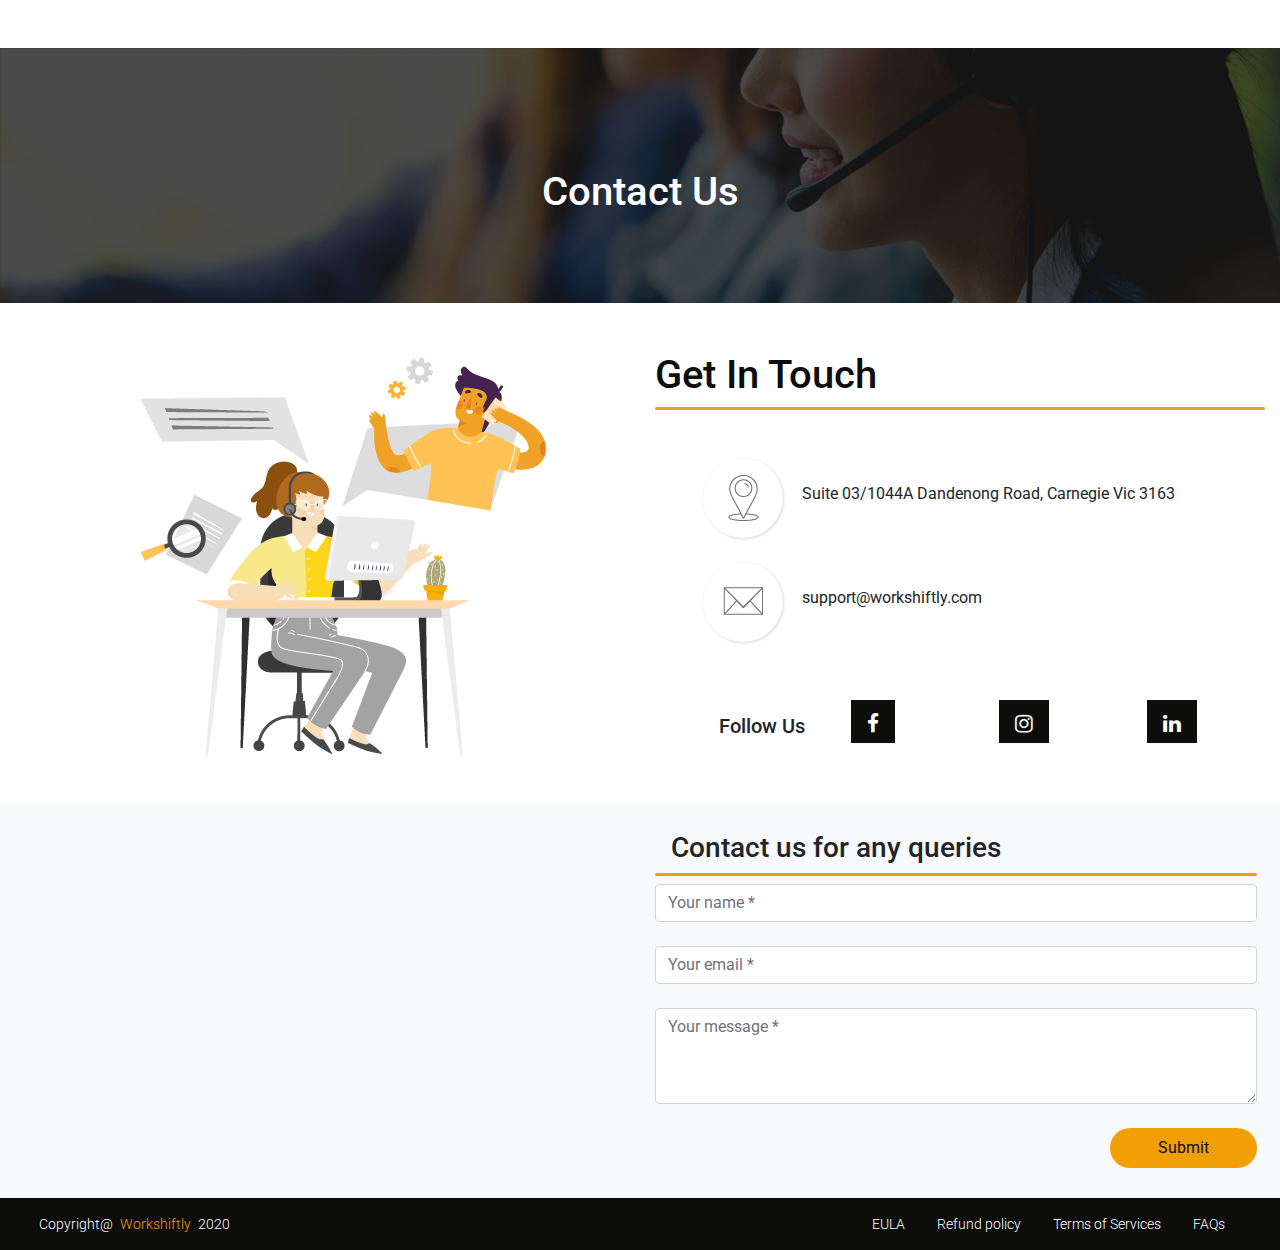
<file: contact.html>
<!DOCTYPE html>
<html lang="en">

<head>
    <meta charset="utf-8">
    <meta name="viewport" content="width=device-width, initial-scale=1, shrink-to-fit=no">

    <link rel="shortcut icon" href="images/w-icon.ico" type="image/ico">
    <title> Workshiftly </title>

    <!-- Google Fonts-->
    <link
        href="https://fonts.googleapis.com/css2?family=Roboto:ital,wght@0,100;0,300;0,400;0,500;0,700;0,900;1,100;1,300;1,400&display=swap"
        rel="stylesheet">

    <!-- Fontawesome icons-->
    <link rel="stylesheet" href="css/font-awesome/css/font-awesome.min.css">

    <!-- Bootstrap Style sheet-->
    <link rel="stylesheet" href="https://maxcdn.bootstrapcdn.com/bootstrap/4.0.0/css/bootstrap.min.css"
        integrity="sha384-Gn5384xqQ1aoWXA+058RXPxPg6fy4IWvTNh0E263XmFcJlSAwiGgFAW/dAiS6JXm" crossorigin="anonymous">

    <!--Bootstrap js link-->
    <script src="https://ajax.googleapis.com/ajax/libs/jquery/3.5.1/jquery.min.js"></script>
    <script src="https://cdnjs.cloudflare.com/ajax/libs/popper.js/1.12.9/umd/popper.min.js"
        integrity="sha384-ApNbgh9B+Y1QKtv3Rn7W3mgPxhU9K/ScQsAP7hUibX39j7fakFPskvXusvfa0b4Q"
        crossorigin="anonymous"></script>
    <script src="https://maxcdn.bootstrapcdn.com/bootstrap/4.0.0/js/bootstrap.min.js"
        integrity="sha384-JZR6Spejh4U02d8jOt6vLEHfe/JQGiRRSQQxSfFWpi1MquVdAyjUar5+76PVCmYl"
        crossorigin="anonymous"></script>

    <style>
        body {
            font-family: 'Roboto', sans-serif;
        }

        .font-8 {
            font-size: 0.8rem;
        }

        .header-logo {
            width: 59%;
        }

        .bg-dark-yellow {
            background-color: #F29F05;
        }

        .bg-dark-gray {
            background-color: #0D0D0C;
        }

        .font-dark-gray {
            color: #0D0D0C;
        }

        .banner-contact {
            background-image: url("images/img-contact.png");
            background-repeat: no-repeat;
            background-size: cover;
            height: 255px;
        }

        .top-navigation a.active {
            color: rgb(242, 159, 5);
            font-weight: 400;
        }

        .top-nav {
            overflow: hidden;
        }

        .top-nav .icon {
            display: none;
        }

        .top-nav a {
            font-weight: 300;
            line-height: 4;
        }

        .top-nav a:hover,
        .footer-links a:hover {
            text-decoration: none;
            color: #F29F05 !important;
        }

        .navbar-nav>.active>a {
            color: #F29F05 !important;
            font-weight: 400;
            background-color: transparent;
        }

        .top-nav a {
            color: #FFFFFF !important;
        }

        .copyright-links a:hover {
            font-weight: 400;
        }

        .top-nav a:hover,
        .footer-links a:hover {
            text-decoration: none;
            color: #F29F05 !important;
        }

        .font-dark-yellow {
            color: #F29F05;
        }

        .footer {
            font-weight: 100;
        }

        .footer-links {
            font-size: 0.85rem;
            font-weight: 300;
        }

        .btn-login {
            text-decoration: none;
            color: #0D0D0C !important;
            border-radius: 0px;
            height: 5rem;
            line-height: 4;
        }

        .btn-login:hover {
            text-decoration: none;
            color: #F29F05 !important;
            border: none;
            background-color: #0D0D0C;
            border: 1px solid #F29F05;
        }

        .follow-social-media {
            font-size: 1.3rem;
            color: #FFFFFF;
        }

        .media-links i:hover {
            color: #0D0D0C;
        }

        .media-links:hover {
            background-color: #F29F05;
            color: #0D0D0C;
        }

        .btn-support {
            border: none;
            border-radius: 3rem;
        }

        .btn-support:hover {
            background-color: #0D0D0C;
            color: #FFFFFF;
            border-radius: 2rem;
        }

        .contact-logos {
            width: 5rem;
            height: 5rem;
            border-radius: 4rem;
            box-shadow: 1px 1px 3px 0 rgba(0, 0, 0, 0.16) !important;
        }

        .gmap_canvas {
            position: relative;
            width: 100%;
            padding-bottom: 56.25%;
        }

        .gmap_canvas>* {
            display: block;
            position: absolute;
            top: 0;
            right: 0;
            bottom: 0;
            left: 0;
            margin: 0;
            padding: 0;
            height: 100%;
            width: 100%;
        }

        .img-get-connect {
            display: block;
            margin: 0 auto;
        }

        .contact-item-container {
            padding-left: 3rem !important;
        }

        .contact-detail-container {
            margin-right: 3rem !important;
        }

        .follow-us-container {
            margin-left: 1rem !important;
        }

        .contact-query-text {
            margin-left: 1rem !important;
        }

        .hide-msg-box {
            display: none;
        }

        .footer-links-align {
            float: right !important;
        }

        @media only screen and (max-width: 453px) {
            .footer-link-vertical-align {
                -webkit-box-orient: vertical !important;
                -webkit-box-direction: normal !important;
                flex-direction: column !important;
                text-align: center;
            }
        }

        @media only screen and (max-width: 520px) {
            .img-get-connect {
                display: none;
            }
        }

        @media only screen and (max-width: 767px) {
            .contact-item-container {
                margin: 0 auto !important;
                padding-left: 0 !important;
            }

            .contact-detail-container {
                margin: 0 auto !important;
                text-align: center;
            }

            .contact-item-center {
                margin: 0 auto !important;
            }

            .contact-text-align {
                text-align: center;
            }

            .follow-us-container {
                text-align: center;
            }

            .social-media-link-center {
                text-align: center;
                padding-left: 2rem !important;
                padding-right: 2rem !important;
            }

            .copyright-align {
                text-align: center;
            }

            .footer-links-align {
                float: none !important;
                -webkit-box-pack: center !important;
                justify-content: center !important;
            }
        }

        @media only screen and (max-width: 991px) {
            .contact-text-align {
                text-align: center;
            }

            .contact-query-text {
                text-align: center;
            }

            .social-media-container {
                margin-bottom: 2rem !important;
            }
        }
    </style>
</head>

<body>

    <!-- Banner Content Start-->
    <div class="container-fluid">
        <div class="row">
            <div class="col-xl-12 col-lg-12 col-md-12 col-sm-12 col-12 pt-5 mt-5 px-0 banner-contact">
                <h1 class="text-white text-center font-35 mt-5 pt-4">Contact Us</h1>
            </div>
        </div>
    </div>
    <!-- Banner Content End-->

    <!-- Get in touch Content Start-->
    <div class="container-fluid">
        <div class="row">
            <div class="col-xl-6 col-lg-6 col-md-12 col-sm-12 col-12">
                <img src="images/img-get-connect.png" class="img-get-connect" />
            </div>
            <div class="col-xl-6 col-lg-6 col-md-12 col-sm-12 col-12">
                <h1 class=" mt-5 font-dark-gray contact-text-align">Get In Touch</h1>
                <div class="progress mt-2 " style="height: 3px;">
                    <div class="progress-bar bg-dark-yellow" role="progressbar" style="width: 100%; height: 3px"
                        area-valuenow="5" aria-valuemin="0" aria-valuemax="100"></div>
                </div>
                <div class="row pt-5 contact-item-container">
                    <div class="col-xl-2 col-lg-3 col-md-3 col-sm-12 col-12">
                        <div class="bg-white pt-3 justify-content-center contact-logos contact-item-center">
                            <img src="images/img-location.png" class="mx-auto d-block" />
                        </div>
                    </div>
                    <div class="col-xl-10 col-lg-9 col-md-9 col-sm-12 col-12">
                        <div class="pt-4 contact-detail-container">
                            Suite 03/1044A Dandenong Road, Carnegie Vic 3163
                        </div>
                    </div>
                </div>
                <div class="row pt-4 contact-item-container">
                    <div class="col-xl-2 col-lg-3 col-md-3 col-sm-12 col-12">
                        <div class="bg-white pt-4 justify-content-center contact-logos contact-item-center">
                            <img src="images/img-envelope.png" class="mx-auto d-block" />
                        </div>
                    </div>
                    <div class="col-xl-10 col-lg-9 col-md-9 col-sm-12 col-12">
                        <div class="pt-4 contact-detail-container">
                            <a>support@workshiftly.com</a>
                        </div>
                    </div>
                </div>
                <div class="row pt-5 contact-item-container social-media-container">
                    <div class="col-xl-3 col-lg-4 col-md-3 col-sm-12 col-12">
                        <h5 class="mt-4 follow-us-container">Follow Us</h5>
                    </div>
                    <div class="col-xl-9 col-lg-8 col-md-9 col-sm-12 col-12 social-media-link-center">
                        <div class="row">
                            <div class="col-xl-4 col-lg-4 col-md-4 col-sm-4 col-4 pt-4">
                                <a href="https://www.facebook.com/Workshiftly-632185054076054" target="_blank"
                                    class="px-3 pb-2 pt-3 bg-dark-gray media-links">
                                    <i class="fa fa-facebook follow-social-media" aria-hidden="true"></i>
                                </a>
                            </div>
                            <div class="col-xl-4 col-lg-4 col-md-4 col-sm-4 col-4 pt-4">
                                <a href="" class="px-3 pb-2 pt-3 bg-dark-gray media-links" target="_blank">
                                    <i class="fa fa-instagram follow-social-media" aria-hidden="true"></i>
                                </a>
                            </div>
                            <div class="col-xl-4 col-lg-4 col-md-4 col-sm-4 col-4 pt-4">
                                <a href="https://www.linkedin.com/company/workshiftly/?viewAsMember=true"
                                    class="px-3 pb-2 pt-3 bg-dark-gray media-links" target="_blank">
                                    <i class="fa fa-linkedin follow-social-media" aria-hidden="true"></i>
                                </a>
                            </div>
                        </div>
                    </div>
                </div>
            </div>
        </div>
    </div>
    <!-- Get in touch Content End-->

    <div class="container-fluid bg-light">
        <div class="row px-2">
            <!-- Map Start-->
            <div class="col-xl-6 col-lg-6 col-md-12 col-sm-12 col-12 pt-2 mt-4 mb-4">
                <div class="gmap_canvas">
                    <iframe id="gmap_canvas"
                        src="https://maps.google.com/maps?q=03%2F1044A%20Dandenong%20Rd%2C%20Carnegie%20VIC%203163%2C%20Australia&t=&z=13&ie=UTF8&iwloc=&output=embed"
                        frameborder="0" style="border:0" allowfullscreen>
                    </iframe>
                </div>
            </div>
            <!-- Map End-->

            <!-- Message form Start -->
            <div class="col-xl-6 col-lg-6 col-md-12 col-sm-12 col-12 pt-1 mt-4 mb-4">
                <h3 class="contact-query-text">Contact us for any queries</h3>
                <div class="progress mt-2 " style="height: 3px;">
                    <div class="progress-bar bg-dark-yellow" role="progressbar" style="width: 100%; height: 3px"
                        area-valuenow="5" aria-valuemin="0" aria-valuemax="100"></div>
                </div>
                <form class="pt-2" id="contact-form">
                    <div class="form-group">
                        <input type="text" class="form-control mb-4" name="name" placeholder="Your name *" required>
                    </div>
                    <div class="form-group">
                        <input type="email" class="form-control mb-4" name="email" placeholder="Your email *" required>
                    </div>
                    <div class="form-group">
                        <textarea class="form-control" name="message" placeholder="Your message *" style="height: 6rem"
                            required></textarea>
                    </div>
                    <div class="form-group hide-msg-box" id="form-succ-msg-box">
                        <div class="alert alert-success" role="alert">
                            Form has been submited.
                        </div>
                    </div>
                    <div class="form-group hide-msg-box" id="form-err-msg-box">
                        <div class="alert alert-danger" role="alert">
                            Error occurred please try again later.
                        </div>
                    </div>
                    <button type="submit" id="form-submit"
                        class="px-5 py-2 mt-2 float-right bg-dark-yellow font-dark-gray btn-support">Submit</button>
                </form>
            </div>
            <!-- Message form End-->
        </div>
    </div>

    <!-- Footer Start-->
    <div class="container-fluid bg-dark-gray">
        <div class="row px-4">
            <div
                class="col-xl-3 col-lg-3 col-md-4 col-sm-12 col-12 py-3 text-white footer-links footer copyright-links copyright copyright-align">
                Copyright@ <span><a class="px-1 font-dark-yellow" href="https://workshiftly.com"
                        target="_top">Workshiftly</a> 2020</span>
            </div>
            <div class="col-xl-9 col-lg-9 col-md-8 col-sm-12 col-12 py-2">
                <nav
                    class="nav text-white footer footer-links footer-right-links footer-links-align footer-link-vertical-align">
                    <a href="https://workshiftly.com/#/eula" target="_top" class="nav-item nav-link text-white">EULA</a>
                    <a href="https://workshiftly.com/#/refund" target="_top" class="nav-item nav-link text-white">Refund
                        policy</a>
                    <a href="https://workshiftly.com" target="_top" class="nav-item nav-link text-white">Terms of
                        Services</a>
                    <a href="https://workshiftly.com/#/faq" target="_top" class="nav-item nav-link text-white">FAQs</a>
                </nav>
            </div>
        </div>
    </div>
    <!-- Footer End-->
    <script>
        $(document).ready(function () {
            $("#contact-form").submit(function (e) {
                e.preventDefault();
                $('#form-submit').prop('disabled', true);
                var form = $(this);
                $.ajax({
                    type: "POST",
                    url: "https://workshiftly.com/api/email/send-contact-mail",
                    data: form.serialize(),
                    success: function (data) {
                        $('#form-succ-msg-box').show();
                        setTimeout(function () {
                            $('#form-succ-msg-box').hide();
                            $("#contact-form").find("input[type=text], input[type=email], textarea").val("");
                            $('#form-submit').prop('disabled', false);
                        }, 2500);
                    },
                    error: function (data) {
                        $('#form-err-msg-box').show();
                        setTimeout(function () {
                            $('#form-err-msg-box').hide();
                            $('#form-submit').prop('disabled', false);
                        }, 2500);
                    }
                });
            });
        });
    </script>
</body>

</html>
</file>
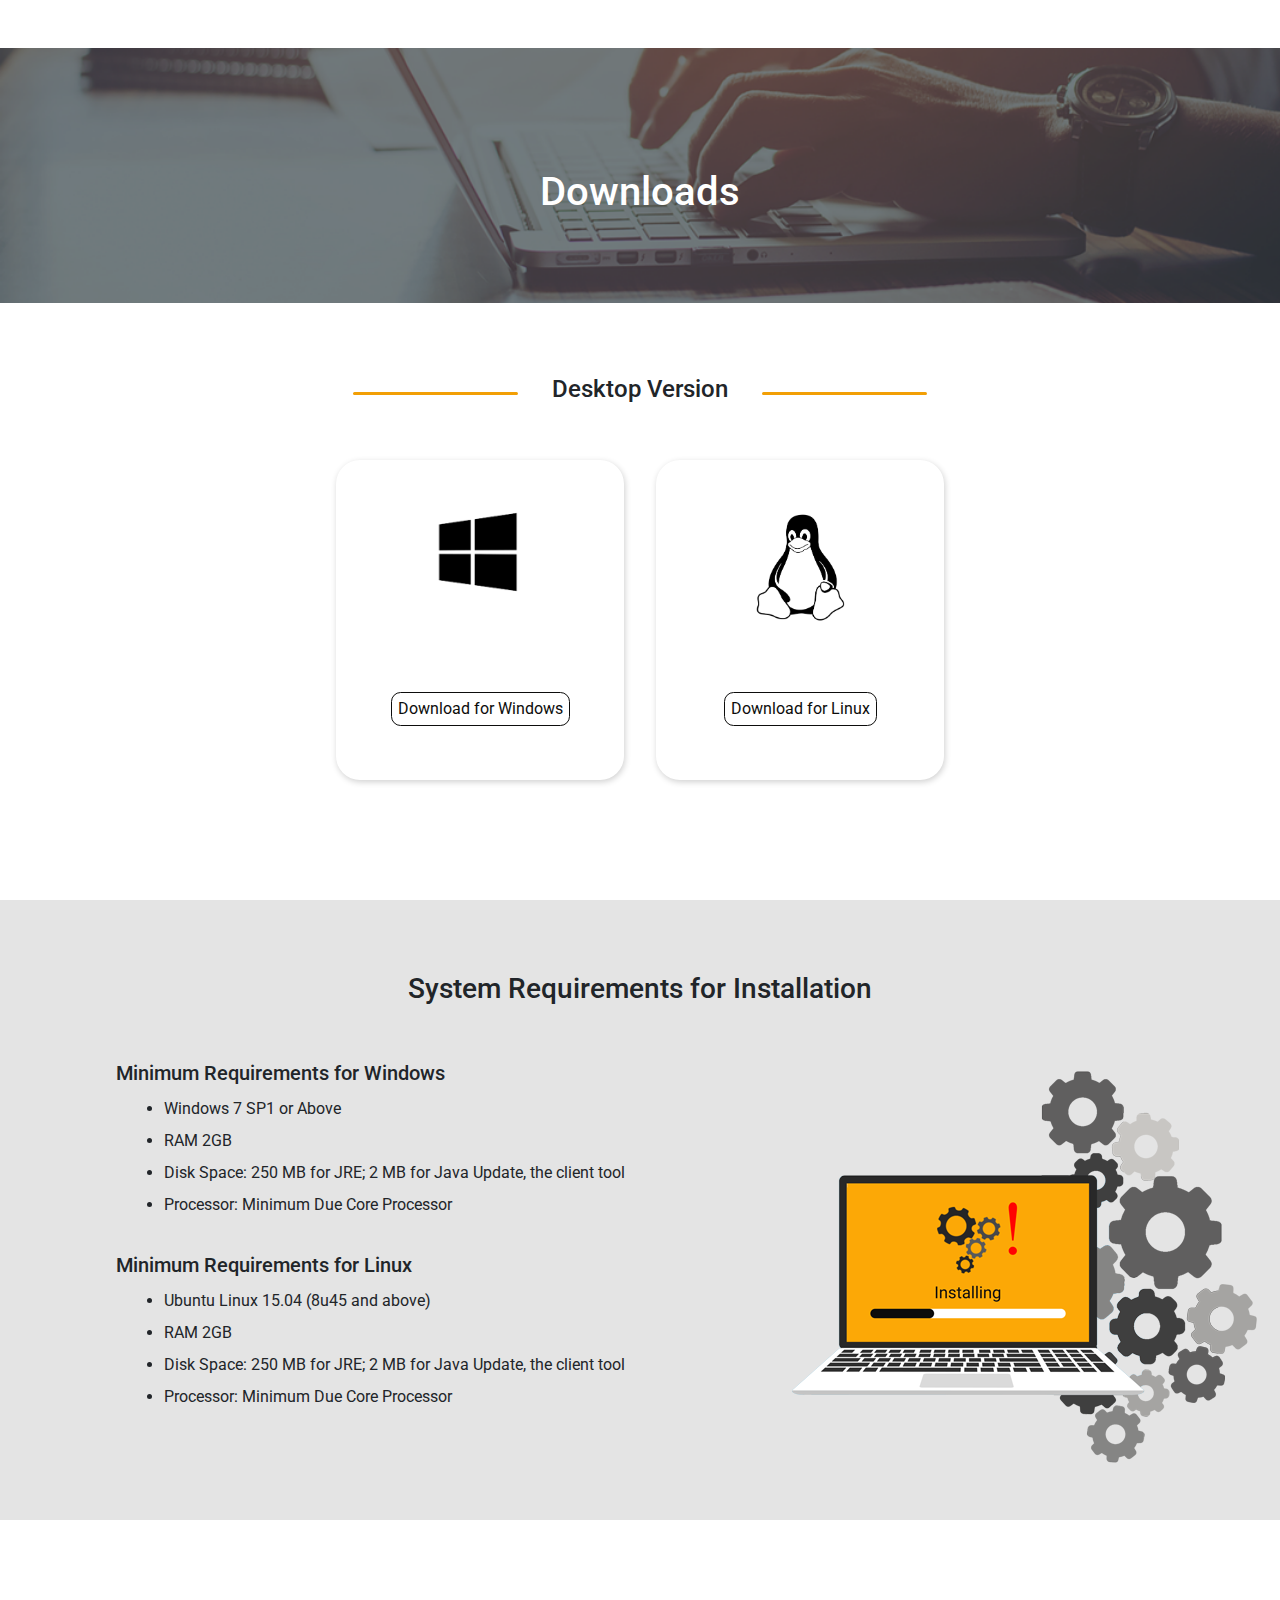
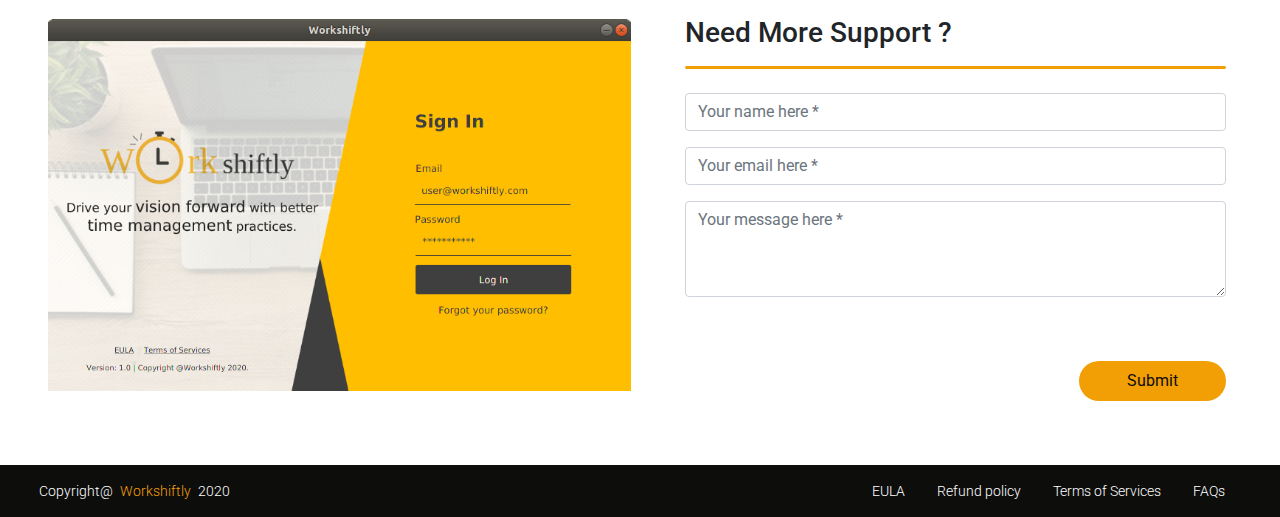
<file: download.html>
<!DOCTYPE html>
<html lang="en">
    <head>
            <meta charset="utf-8">
            <meta name="viewport" content="width=device-width, initial-scale=1">

            <link rel="shortcut icon" href="images/w-icon.ico" type="image/ico">
            <title> Workshiftly </title>

            <!-- Google Fonts-->
            <link href="https://fonts.googleapis.com/css2?family=Roboto:ital,wght@0,100;0,300;0,400;0,500;0,700;0,900;1,100;1,300;1,400&display=swap" rel="stylesheet">

            <!-- Google Fonts-->
            <link href="https://fonts.googleapis.com/css2?family=Roboto:ital,wght@0,100;0,300;0,400;0,500;0,700;0,900;1,100;1,300;1,400&display=swap" rel="stylesheet">

            <!-- Fontawesome icons-->
            <link rel="stylesheet" href="css/font-awesome/css/font-awesome.min.css">

            <!-- Bootstrap Style sheet-->
            <link rel="stylesheet" href="https://maxcdn.bootstrapcdn.com/bootstrap/4.0.0/css/bootstrap.min.css" integrity="sha384-Gn5384xqQ1aoWXA+058RXPxPg6fy4IWvTNh0E263XmFcJlSAwiGgFAW/dAiS6JXm" crossorigin="anonymous">

            <!-- Jquery ajax -->
            <script src="https://ajax.googleapis.com/ajax/libs/jquery/3.5.1/jquery.min.js"></script>

            <!--Bootstrap js link-->
            <!-- <script src="https://code.jquery.com/jquery-3.2.1.slim.min.js" integrity="sha384-KJ3o2DKtIkvYIK3UENzmM7KCkRr/rE9/Qpg6aAZGJwFDMVNA/GpGFF93hXpG5KkN" crossorigin="anonymous"></script> -->
            <script src="https://cdnjs.cloudflare.com/ajax/libs/popper.js/1.12.9/umd/popper.min.js" integrity="sha384-ApNbgh9B+Y1QKtv3Rn7W3mgPxhU9K/ScQsAP7hUibX39j7fakFPskvXusvfa0b4Q" crossorigin="anonymous"></script>
            <script src="https://maxcdn.bootstrapcdn.com/bootstrap/4.0.0/js/bootstrap.min.js" integrity="sha384-JZR6Spejh4U02d8jOt6vLEHfe/JQGiRRSQQxSfFWpi1MquVdAyjUar5+76PVCmYl" crossorigin="anonymous"></script>
        <style>
            body {
                font-family: 'Roboto', sans-serif;
            }

            .header-logo{
                width: 59%;
            }

            .bg-dark-yellow{
                background-color: #F29F05;
            }

            .bg-dark-gray{
                background-color: #0D0D0C;
            }

            .font-dark-gray{
                color: #0D0D0C;
            }

            .banner-download{
                background: url("[data-uri]") no-repeat;
                height: 255px;
                background-size: cover;
            }
            .top-navigation a.active{
                color: rgb(242, 159, 5);
                font-weight: 400;
            }

            .top-nav{
                overflow: hidden;
            }

            .top-nav .icon {
                display: none;
            }

            .top-nav a{
                font-weight: 300;
                line-height: 4;
            }

            .top-nav a:hover, .footer-links a:hover{
                text-decoration: none;
                color: #F29F05 !important;
            }

            .navbar-nav > .active > a {
                color: #F29F05 !important;
                font-weight: 400;
                background-color: transparent;
            }

            .top-nav a{
                color: #FFFFFF !important;
            }

            .copyright-links a:hover{
                font-weight: 400;
            }

            .top-nav a:hover, .footer-links a:hover{
                text-decoration: none;
                color: #F29F05 !important;
            }

            .font-dark-yellow{
                color: #F29F05;
            }

            .footer{
                font-weight: 100;
            }

            .font-8{
                font-size: 0.8rem;
            }

            .footer-links{
                font-size: 0.85rem;
                font-weight: 300;
            }

            .btn-login{
                text-decoration: none;
                color: #0D0D0C !important;
                border-radius: 0px;
                height: 5rem;
                line-height: 4;
            }

            .btn-login:hover{
                text-decoration: none;
                color:#F29F05 !important;
                border:none;
                background-color: #0D0D0C;
                border: 1px solid #F29F05;
            }

            .btn-support{
                border: none;
                border-radius: 3rem;
            }

            .btn-support:hover{
                background-color: #0D0D0C;
                color: #FFFFFF;
                border-radius: 2rem;
            }

            .img-login-ui{
                background-size: cover;
                /* height: 24rem; */
                size: 100%;
            }

            .requirement-links{
                line-height: 2;
            }

            .requirement-topic{
                list-style: none;
            }

            .bg-light-gray{
                background-color: #E4E4E4;
            }

            .left-progress{
                transform: scaleX(-1);
            }

            .download-cards{
                width:18rem;
                height:20rem;
                border-radius: 1.5rem;
                box-shadow: 1px 2px 6px 0 rgba(0,0,0,0.19) !important;
            }

            .download-images{
                width: 38%;
            }

            /* .requirement-image{
                width: 70%;
                height: 90%;
            } */

            .btn-download{
                border: 0.1rem solid #0D0D0C;
                border-radius: 0.6rem;
                color: #0D0D0C;
                background-color: #FFFFFF;
            }

            .btn-download:hover{
                border:0.1rem solid #F29F05;
                border-radius: 0.6rem;
                color: #0D0D0C;
                background-color: #F29F05;
                font-weight: bold;
            }

            .footer-links-align {
                float: right !important;
            }

            .hide-msg-box {
                display: none;
            }

            /* --- Extra large devices (large desktops, 1200px and up) - (xl) --- */
             @media (min-width: 1200px) {
                .package-label{
                    margin-top: -45px;
                }
            }

            /* --- Large devices (desktops, 992px and 1199px) - (lg) --- */
            @media (min-width: 992px) and (max-width: 1199.98px) {
                .package-label{
                    margin-top: -45px;
                }
            }

            /* --- Medium Devices (tablets, 768px and up) - (md) --- */
            @media (min-width: 768px) and (max-width: 991.98px) {
                .package-label{
                    margin-top: -40px;
                }

                .download-cards {
                    /* height: 100% !important; */
                    padding-bottom: 20px;
                }
            }

            /* --- Small Devices (landscape phones, 576px and up) - (sm) --- */
            @media (min-width: 576px) and (max-width: 767.98px) {
                .package-label{
                    margin-top: -40px;
                }

                .footer-links-align {
                    float: none !important;
                    -webkit-box-pack: center !important;
                    justify-content: center !important;
                }
            }

            /* --- Extra Small Devices (portrait phones, less than 576px) - (xs) --- */
            @media (max-width: 575.98px) {
                .package-label{
                    margin-top: -35px;
                }

                .btn-download {
                    font-size: 70%;
                }

                .download-cards {
                    height: 50% !important;
                    padding-bottom: 20px;
                }
            }

            @media only screen and (max-width: 453px) {
                .footer-link-vertical-align {
                    -webkit-box-orient: vertical !important;
                    -webkit-box-direction: normal !important;
                    flex-direction: column !important;
                    text-align: center;
                }
            }

            @media only screen and (max-width: 767px) {
                .footer-links-align {
                    float: none !important;
                    -webkit-box-pack: center !important;
                    justify-content: center !important;
                }

                .copyright-align {
                    text-align: center;
                }
            }
        </style>
        </head>
    <body>
    <!-- Header Start-->
    <!-- Header End-->

    <!-- Banner Content Start-->
    <div class="container-fluid">
        <div class="row">
            <div class="col-md-12 col-sm-12 pt-5 mt-5 px-0 col-sm-12 banner-download">
                <h1 class="text-white text-center font-35 mt-5 pt-4 banner-topic">Downloads</h1>
            </div>
        </div>
    </div>
    <!-- Banner Content End-->

    <!-- Download Content Start-->
    <div class="container-fluid pb-4 mt-4">
        <div class="row h-100 justify-content-center align-items-center">
            <div class="h-100 justify-content-center align-items-center col-6 col-sm-6 col-md-6 col-lg-6 col-xl-6">
                <div class="row h-100 justify-content-center align-items-center mb-5 mt-5">
                    <div class="col-4 col-sm-4 col-md-4 col-lg-4 col-xl-4 d-none d-sm-block">
                        <div class="progress left-progress float-right" style="height: 3px; width: 90%">
                            <div class="progress-bar bg-dark-yellow" role="progressbar" style="width: 100%; height: 3px" area-valuenow="5" aria-valuemin="0" aria-valuemax="100"></div>
                        </div>
                    </div>
                    <div class="col-12 col-sm-4 col-md-4 col-lg-4 col-xl-4 text-center">
                        <h4>Desktop Version</h4>
                    </div>
                    <div class="col-4 col-sm-4 col-md-4 col-lg-4 col-xl-4 d-none d-sm-block">
                        <div class="progress float-left" style="height: 3px; width: 90%">
                            <div class="progress-bar bg-dark-yellow" role="progressbar" style="width: 100%; height: 3px" area-valuenow="5" aria-valuemin="0" aria-valuemax="100"></div>
                        </div>
                    </div>
                </div>
                <div class="row h-100 justify-content-center align-items-center mb-5">
                    <div class="row h-auto justify-content-center align-items-center col-12 col-sm-12 col-md-6 col-lg-6 col-xl-6 mx-auto mb-4 mb-md-0">
                        <div class="bg-white text-center download-cards pt-5">
                            <div class="col-12 col-sm-12 col-md-12 col-lg-12 col-xl-12 h-50">
                                <img src="images/img-window.png" class="download-images img-fluid" alt="identification"/>
                            </div>
                            <div class="col-12 col-sm-12 col-md-12 col-lg-12 col-xl-12 mt-5">
                                <a target="_blank" href="https://thinkcubeconnect-my.sharepoint.com/:u:/g/personal/akmal_thinkcubeconnect_io/EWws56et0cpBt8_g2FOUB_AByY637qZuEQ7paCJ_X1fmBg?e=4%3aAAWhkS&at=9">
                                    <button type="button" class="btn-download py-1">Download for Windows</button>
                                </a>
                            </div>
                        </div>
                    </div>
                    <div class="row h-auto justify-content-center align-items-center col-12 col-sm-12 col-md-6 col-lg-6 col-xl-6 mx-auto">
                        <div class="bg-white text-center download-cards pt-5">
                            <div class="col-12 col-sm-12 col-md-12 col-lg-12 col-xl-12 h-50">
                                <img src="images/img-linux.png" class="download-images img-fluid" alt="identification"/>
                            </div>
                            <div class="col-12 col-sm-12 col-md-12 col-lg-12 col-xl-12 mt-5">
                                <a target="_blank" href="https://thinkcubeconnect-my.sharepoint.com/:u:/g/personal/shamil_thinkcubeconnect_io/EYKKPO87AzhGijutn4UJB28BA6b2wAMNgoock27RjdaItQ?e=9veyml">
                                    <button type="button" class="btn-download py-1">Download for Linux</button>
                                </a>
                            </div>
                        </div>
                    </div>
                </div>
            </div>
        </div>
    </div>
    <!-- Download Content End-->

    <!-- Installing Details Start-->
    <div class="container-fluid bg-light-gray">
        <div class="row mt-5">
            <div class="col-md-12 col-sm-12 mt-5 text-center">
                <h3 class="mt-4">System Requirements for Installation</h3>
            </div>
        </div>
        <div class="row mt-5">
            <div class="col-12 col-sm-12 col-md-6 col-lg-6 col-xl-6 mb-5">
                <ul class="requirement-links float-lg-right">
                    <li class="requirement-topic"><h5>Minimum Requirements for Windows </h5></li>
                    <li class="ml-md-5">Windows 7 SP1 or Above</li>
                    <li class="ml-md-5">RAM 2GB</li>
                    <li class="ml-md-5">Disk Space: 250 MB for JRE; 2 MB for Java Update, the client tool</li>
                    <li class="ml-md-5">Processor: Minimum Due Core Processor</li>
                </ul>
                <ul class="requirement-links pt-3 float-lg-right">
                    <li class="requirement-topic"><h5>Minimum Requirements for Linux  </h5></li>
                    <li class="ml-md-5">Ubuntu Linux 15.04 (8u45 and above)</li>
                    <li class="ml-md-5">RAM 2GB</li>
                    <li class="ml-md-5">Disk Space: 250 MB for JRE; 2 MB for Java Update, the client tool</li>
                    <li class="ml-md-5">Processor: Minimum Due Core Processor</li>
                </ul>
            </div>
            <div class="col-12 col-sm-12 col-md-6 col-lg-6 col-xl-6 mb-5">
                <img src="images/img-problem.png" class="requirement-image img-fluid float-right pb-0"/>
            </div>
        </div>
    </div>
    <!-- Installing Details End-->

    <!-- More Details Start -->
    <div class="container-fluid px-4">
        <div class="row h-100 justify-content-center align-items-center pt-5 my-5">
            <div class="align-content-center justify-content-center col-12 col-sm-12 col-md-12 col-lg-6 col-xl-6 mb-4 px-sm-4">
                <img src="images/img-login-ui.png" class="img-login-ui img-fluid"/>
            </div>
            <div class="row align-content-center justify-content-center col-12 col-sm-12 col-md-12 col-lg-6 col-xl-6">
                <div class="row col-12 col-sm-12 col-md-12 col-lg-12 col-xl-12">
                    <div class="col-12 col-sm-12 col-md-12 col-lg-12 col-xl-12">
                        <h3 class="px-0 mx-0">Need More Support ?</h3>
                    </div>
                    <div class="col-12 col-sm-12 col-md-12 col-lg-12 col-xl-12">
                        <div class="progress mt-2" style="height: 3px; width: 100%">
                            <div class="progress-bar bg-dark-yellow" role="progressbar" style="width: 100%; height: 3px" area-valuenow="5" aria-valuemin="0" aria-valuemax="100"></div>
                        </div>
                    </div>
                </div>
                <form class="row col-12 col-sm-12 col-md-12 col-lg-12 col-xl-12 mt-4" id="support-form">
                    <div class="form-group col-12 col-sm-12 col-md-12 col-lg-12 col-xl-12">
                        <input type="text" class="form-control" name="name" placeholder="Your name here *" required>
                    </div>
                    <div class="form-group col-12 col-sm-12 col-md-12 col-lg-12 col-xl-12">
                        <input type="text" class="form-control" name="email" placeholder="Your email here *" required>
                    </div>
                    <div class="form-group col-12 col-sm-12 col-md-12 col-lg-12 col-xl-12">
                        <textarea class="form-control" name="message" placeholder="Your message here *" style="height: 6rem" required></textarea>
                    </div>
                    <div class="form-group col-12 col-sm-12 col-md-12 col-lg-12 col-xl-12">
                        <button id="form-submit" type="submit" class="px-5 py-2 mt-xl-5 float-right bg-dark-yellow font-dark-gray btn-support">Submit</button>
                    </div>
                    <div class="form-group hide-msg-box" id="form-succ-msg-box">
                        <div class="alert alert-success" role="alert">
                            Your request has been submited sucessfully.
                        </div>
                    </div>
                    <div class="form-group hide-msg-box" id="form-err-msg-box">
                        <div class="alert alert-danger" role="alert">
                            Error occurred please try again later.
                        </div>
                    </div>
                </form>
            </div>
        </div>
    </div>
    <!-- More Details End-->

    <!-- Footer Start-->
    <div class="container-fluid bg-dark-gray">
        <div class="row px-4">
            <div
                class="col-xl-3 col-lg-3 col-md-4 col-sm-12 col-12 py-3 text-white footer-links footer copyright-links copyright copyright-align">
                Copyright@ <span><a class="px-1 font-dark-yellow" href="index.html">Workshiftly</a> 2020</span>
            </div>
            <div class="col-xl-9 col-lg-9 col-md-8 col-sm-12 col-12 py-2">
                <nav
                    class="nav text-white footer footer-links footer-right-links footer-links-align footer-link-vertical-align">
                    <a href="https://workshiftly.com/#/eula" target="_top" class="nav-item nav-link text-white">EULA</a>
                    <a href="https://workshiftly.com/#/refund" target="_top" class="nav-item nav-link text-white">Refund
                        policy</a>
                    <a href="https://workshiftly.com" target="_top" class="nav-item nav-link text-white">Terms of
                        Services</a>
                    <a href="https://workshiftly.com/#/faq" target="_top" class="nav-item nav-link text-white">FAQs</a>
                </nav>
            </div>
        </div>
    </div>
    <!-- Footer End-->
    <script>
        $(document).ready(function () {
            $("#support-form").submit(function (e) {
                e.preventDefault();
                $('#form-submit').prop('disabled', true);
                var form = $(this);
                $.ajax({
                    type: "POST",
                    url: "https://workshiftly.com/api/email/send-contact-mail",
                    data: form.serialize(),
                    success: function (data) {
                        $('#form-succ-msg-box').show();
                        setTimeout(function () {
                            $('#form-succ-msg-box').hide();
                            $("#support-form").find("input[type=text], input[type=email], textarea").val("");
                            $('#form-submit').prop('disabled', false);
                        }, 2500);
                    },
                    error: function (data) {
                        $('#form-err-msg-box').show();
                        setTimeout(function () {
                            $('#form-err-msg-box').hide();
                            $('#form-submit').prop('disabled', false);
                        }, 2500);
                    }
                });
            });
        });
    </script>
    </body>
</html>
</file>
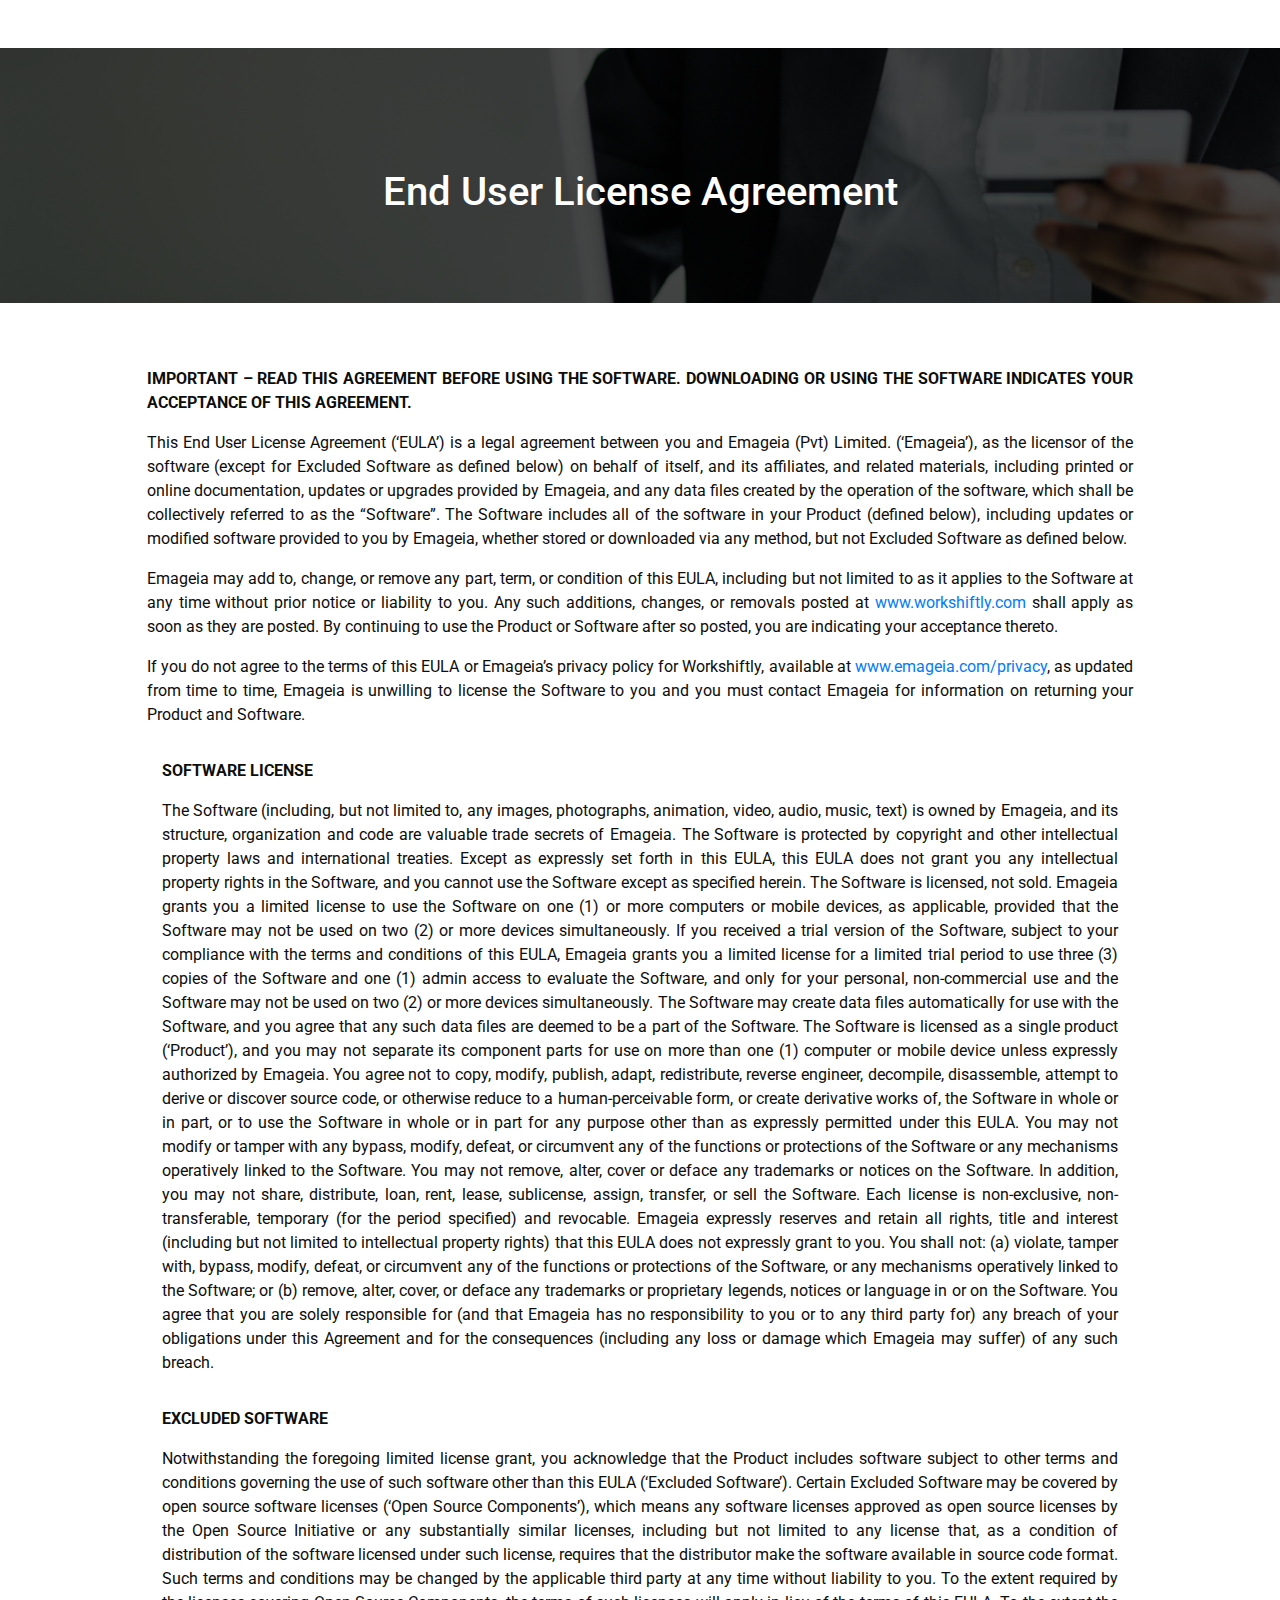
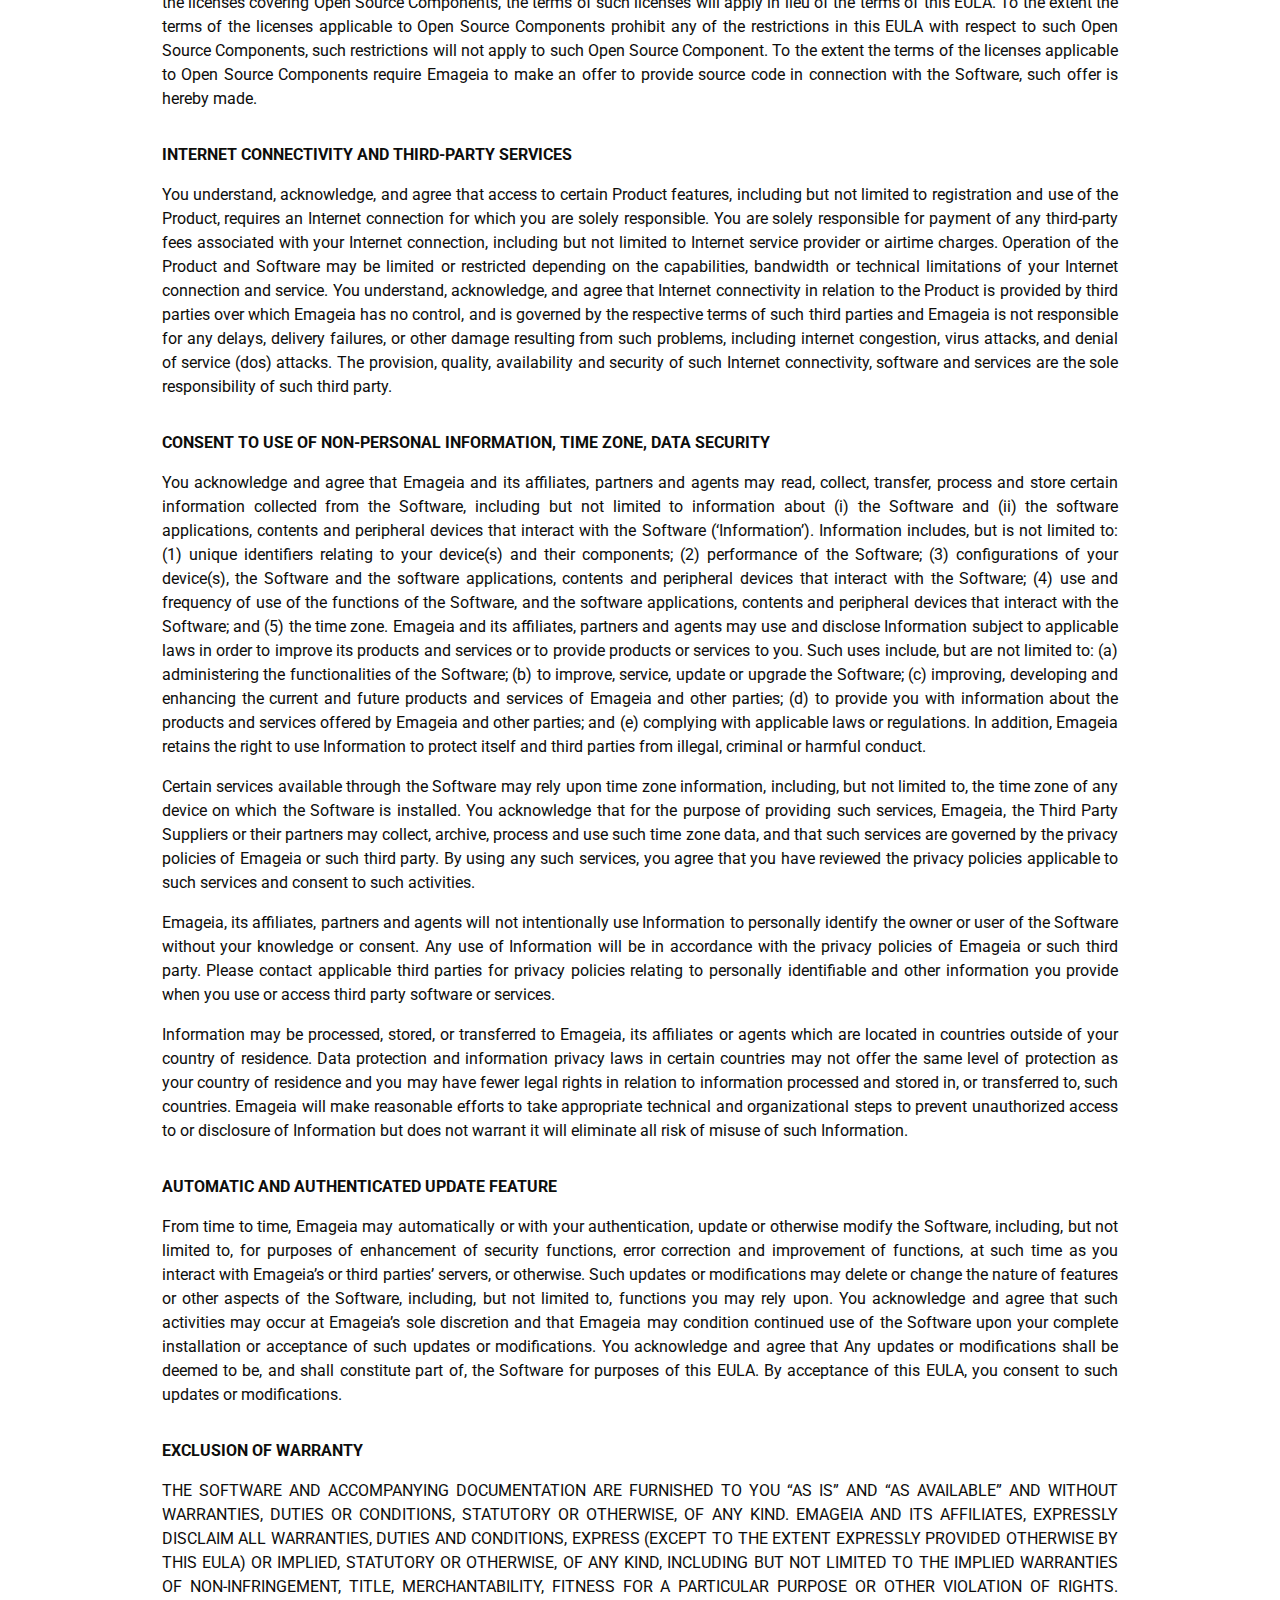
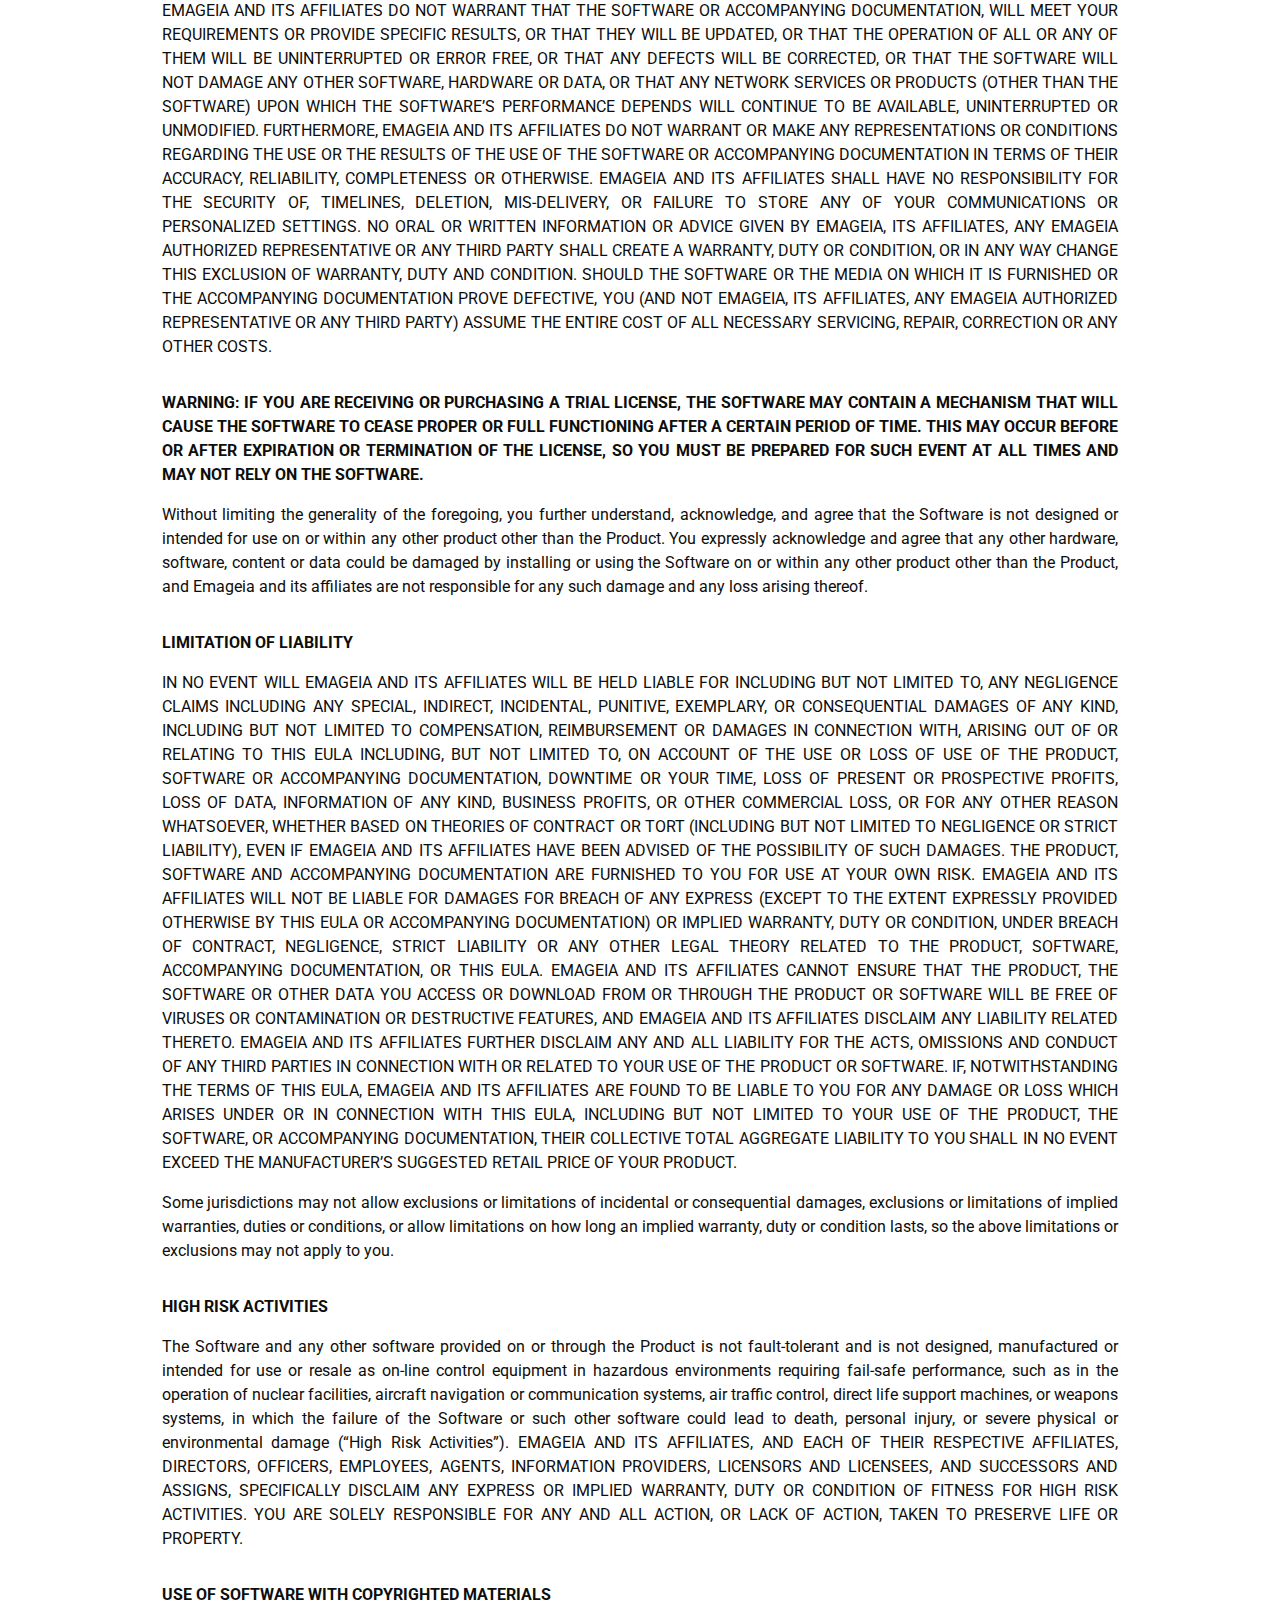
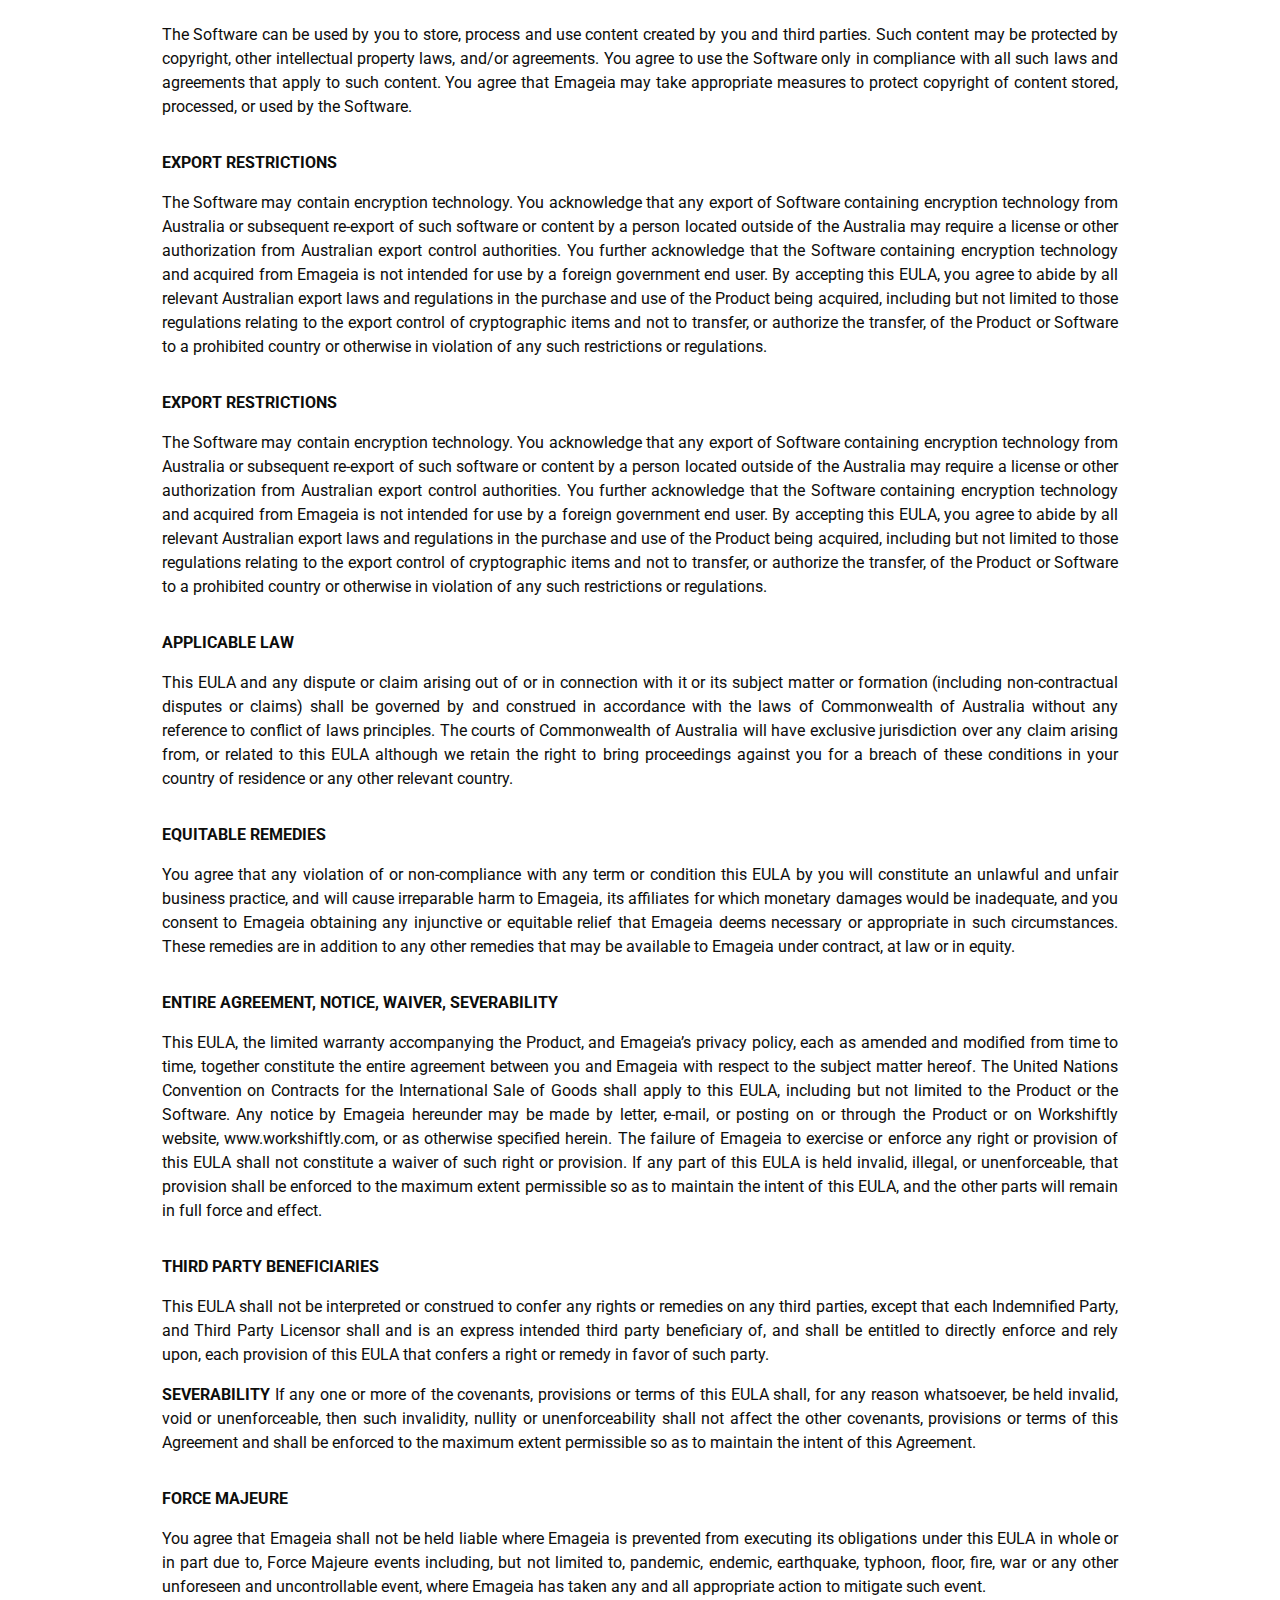
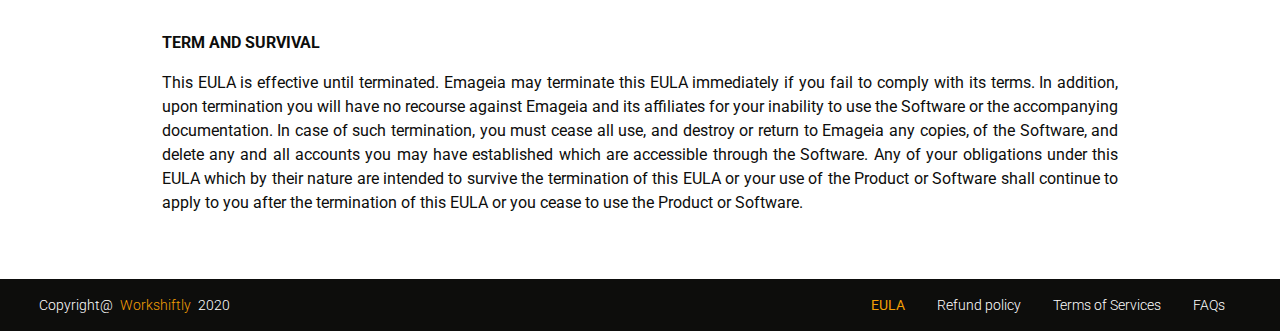
<file: eula.html>
<!DOCTYPE html>
<html lang="en">

<head>
    <meta charset="utf-8">
    <meta name="viewport" content="width=device-width, initial-scale=1">

    <link rel="shortcut icon" href="images/w-icon.ico" type="image/ico">
    <title> Workshiftly </title>

    <!-- Google Fonts-->
    <link
        href="https://fonts.googleapis.com/css2?family=Roboto:ital,wght@0,100;0,300;0,400;0,500;0,700;0,900;1,100;1,300;1,400&display=swap"
        rel="stylesheet">

    <!-- Fontawesome icons-->
    <link rel="stylesheet" href="css/font-awesome/css/font-awesome.min.css">

    <!-- Bootstrap Style sheet-->
    <link rel="stylesheet" href="https://maxcdn.bootstrapcdn.com/bootstrap/4.0.0/css/bootstrap.min.css"
        integrity="sha384-Gn5384xqQ1aoWXA+058RXPxPg6fy4IWvTNh0E263XmFcJlSAwiGgFAW/dAiS6JXm" crossorigin="anonymous">

    <!--Bootstrap js link-->
    <script src="https://code.jquery.com/jquery-3.2.1.slim.min.js"
        integrity="sha384-KJ3o2DKtIkvYIK3UENzmM7KCkRr/rE9/Qpg6aAZGJwFDMVNA/GpGFF93hXpG5KkN"
        crossorigin="anonymous"></script>
    <script src="https://cdnjs.cloudflare.com/ajax/libs/popper.js/1.12.9/umd/popper.min.js"
        integrity="sha384-ApNbgh9B+Y1QKtv3Rn7W3mgPxhU9K/ScQsAP7hUibX39j7fakFPskvXusvfa0b4Q"
        crossorigin="anonymous"></script>
    <script src="https://maxcdn.bootstrapcdn.com/bootstrap/4.0.0/js/bootstrap.min.js"
        integrity="sha384-JZR6Spejh4U02d8jOt6vLEHfe/JQGiRRSQQxSfFWpi1MquVdAyjUar5+76PVCmYl"
        crossorigin="anonymous"></script>

    <style>
        body {
            font-family: 'Roboto', sans-serif;
        }

        .header-logo {
            width: 59%;
        }

        .bg-dark-yellow {
            background-color: #F29F05;
        }

        .bg-dark-gray {
            background-color: #0D0D0C;
        }

        .font-dark-gray {
            color: #0D0D0C;
        }

        .banner-license {
            background: url("[data-uri]") no-repeat;
            height: 255px;
            background-size: cover;
        }

        .footer-links a.active {
            color: rgb(242, 159, 5);
            font-weight: 400;
        }

        .top-nav {
            overflow: hidden;
        }

        .top-nav .icon {
            display: none;
        }

        .top-nav a {
            font-weight: 300;
            line-height: 4;
        }

        .top-nav a:hover,
        .footer-links a:hover {
            text-decoration: none;
            color: #F29F05 !important;
        }

        .navbar-nav>.active>a {
            color: #F29F05 !important;
            font-weight: 400;
            background-color: transparent;
        }

        .top-nav a {
            color: #FFFFFF !important;
        }

        .copyright-links a:hover {
            font-weight: 400;
        }

        .top-nav a:hover,
        .footer-links a:hover {
            text-decoration: none;
            color: #F29F05 !important;
        }

        .font-dark-yellow {
            color: #F29F05;
        }

        .footer {
            font-weight: 100;
        }

        .footer-links {
            font-size: 0.85rem;
            font-weight: 300;
        }

        .btn-login {
            text-decoration: none;
            color: #0D0D0C !important;
            border-radius: 0px;
            height: 5rem;
            line-height: 4;
        }

        .btn-login:hover {
            text-decoration: none;
            color: #F29F05 !important;
            border: none;
            background-color: #0D0D0C;
            border: 1px solid #F29F05;
        }

        .footer-links-align {
            float: right !important;
        }

        /* --- Bootstrap Mobile Gutter fix ---*/


        @media only screen and (max-width: 453px) {
            .footer-link-vertical-align {
                -webkit-box-orient: vertical !important;
                -webkit-box-direction: normal !important;
                flex-direction: column !important;
                text-align: center;
            }

            .banner-license h1 {
                font-size: 3rem !important;
            }
        }

        @media only screen and (max-width: 767px) {

            .copyright-align {
                text-align: center;
            }

            .footer-links-align {
                float: none !important;
                -webkit-box-pack: center !important;
                justify-content: center !important;
            }
        }
    </style>
</head>

<body>

    <!-- Banner Content Start-->
    <div class="container-fluid">
        <div class="row">
            <div class="col-md-12 col-sm-12 pt-5 px-0 col-sm-12 mt-5 banner-license">
                <h1 class="text-white text-center font-35 mt-5 pt-4 banner-topic">End User License Agreement</h1>
            </div>
        </div>
    </div>
    <!-- Banner Content End-->

    <!-- Eula Content Start-->
    <div class="container-fluid">
        <div class="row mt-5 mb-5 px-5 font-dark-gray">
            <div class="col-md-10 col-sm-10 col-xs-10 offset-1 mt-3 px-0">
                <p class="text-justify font-weight-bold">
                    IMPORTANT – READ THIS AGREEMENT BEFORE USING THE SOFTWARE. DOWNLOADING OR USING THE SOFTWARE
                    INDICATES YOUR ACCEPTANCE OF THIS AGREEMENT.
                </p>
                <p class="text-justify">
                    This End User License Agreement (‘EULA’) is a legal agreement between you and Emageia (Pvt) Limited.
                    (‘Emageia’),
                    as the licensor of the software (except for Excluded Software as defined below) on behalf of itself,
                    and its affiliates,
                    and related materials, including printed or online documentation, updates or upgrades provided by
                    Emageia, and any data files
                    created by the operation of the software, which shall be collectively referred to as the “Software”.
                    The Software includes all of
                    the software in your Product (defined below), including updates or modified software provided to you
                    by Emageia, whether stored or
                    downloaded via any method, but not Excluded Software as defined below.
                </p>
                <p class="text-justify">
                    Emageia may add to, change, or remove any part, term, or condition of this EULA, including but not
                    limited to as it applies to the Software at any time without prior notice or liability to you. Any
                    such additions, changes, or removals posted at <a href="#">www.workshiftly.com</a> shall apply as
                    soon as they are posted.
                    By continuing to use the Product or Software after so posted, you are indicating your acceptance
                    thereto.
                </p>
                <p class="text-justify">
                    If you do not agree to the terms of this EULA or Emageia’s privacy policy for Workshiftly, available
                    at <a href="#">www.emageia.com/privacy</a>, as updated from time to time, Emageia is unwilling to
                    license the Software to you and you must contact
                    Emageia for information on returning your Product and Software.
                </p>
            </div>
            <div class="col-md-10 col-sm-10 col-xs-10 offset-1 mt-3">
                <p class="text-justify font-weight-bold">
                    SOFTWARE LICENSE
                </p>
                <p class="text-justify">
                    The Software (including, but not limited to, any images, photographs, animation, video, audio,
                    music, text) is owned by Emageia, and its structure, organization and code are valuable trade
                    secrets of Emageia. The Software is protected by copyright and other intellectual property laws and
                    international treaties. Except as expressly set forth in this EULA, this EULA does not grant you any
                    intellectual property rights in the Software, and you cannot use the Software except as specified
                    herein. The Software is licensed, not sold. Emageia grants you a limited license to use the Software
                    on one (1) or more computers or mobile devices, as applicable, provided that the Software may not be
                    used on two (2) or more devices simultaneously. If you received a trial version of the Software,
                    subject to your compliance with the terms and conditions of this EULA, Emageia grants you a limited
                    license for a limited trial period to use three (3) copies of the Software and one (1) admin access
                    to evaluate the Software, and only for your personal, non-commercial use and the Software may not be
                    used on two (2) or more devices simultaneously. The Software may create data files automatically for
                    use with the Software, and you agree that any such data files are deemed to be a part of the
                    Software. The Software is licensed as a single product (‘Product’), and you may not separate its
                    component parts for use on more than one (1) computer or mobile device unless expressly authorized
                    by Emageia. You agree not to copy, modify, publish, adapt, redistribute, reverse engineer,
                    decompile, disassemble, attempt to derive or discover source code, or otherwise reduce to a
                    human-perceivable form, or create derivative works of, the Software in whole or in part, or to use
                    the Software in whole or in part for any purpose other than as expressly permitted under this EULA.
                    You may not modify or tamper with any bypass, modify, defeat, or circumvent any of the functions or
                    protections of the Software or any mechanisms operatively linked to the Software. You may not
                    remove, alter, cover or deface any trademarks or notices on the Software. In addition, you may not
                    share, distribute, loan, rent, lease, sublicense, assign, transfer, or sell the Software. Each
                    license is non-exclusive, non-transferable, temporary (for the period specified) and revocable.
                    Emageia expressly reserves and retain all rights, title and interest (including but not limited to
                    intellectual property rights) that this EULA does not expressly grant to you. You shall not: (a)
                    violate, tamper with, bypass, modify, defeat, or circumvent any of the functions or protections of
                    the Software, or any mechanisms operatively linked to the Software; or (b) remove, alter, cover, or
                    deface any trademarks or proprietary legends, notices or language in or on the Software. You agree
                    that you are solely responsible for (and that Emageia has no responsibility to you or to any third
                    party for) any breach of your obligations under this Agreement and for the consequences (including
                    any loss or damage which Emageia may suffer) of any such breach.
                </p>
            </div>
            <div class="col-md-10 col-sm-10 col-xs-10 offset-1 mt-3">
                <p class="text-justify font-weight-bold">
                    EXCLUDED SOFTWARE
                </p>
                <p class="text-justify">
                    Notwithstanding the foregoing limited license grant, you acknowledge that the Product includes
                    software subject to other terms and conditions governing the use of such software other than this
                    EULA (‘Excluded Software’). Certain Excluded Software may be covered by open source software
                    licenses (‘Open Source Components’), which means any software licenses approved as open source
                    licenses by the Open Source Initiative or any substantially similar licenses, including but not
                    limited to any license that, as a condition of distribution of the software licensed under such
                    license, requires that the distributor make the software available in source code format. Such terms
                    and conditions may be changed by the applicable third party at any time without liability to you. To
                    the extent required by the licenses covering Open Source Components, the terms of such licenses will
                    apply in lieu of the terms of this EULA. To the extent the terms of the licenses applicable to Open
                    Source Components prohibit any of the restrictions in this EULA with respect to such Open Source
                    Components, such restrictions will not apply to such Open Source Component. To the extent the terms
                    of the licenses applicable to Open Source Components require Emageia to make an offer to provide
                    source code in connection with the Software, such offer is hereby made.
                </p>
            </div>
            <div class="col-md-10 col-sm-10 col-xs-10 offset-1 mt-3">
                <p class="text-justify font-weight-bold">
                    INTERNET CONNECTIVITY AND THIRD-PARTY SERVICES
                </p>
                <p class="text-justify">
                    You understand, acknowledge, and agree that access to certain Product features, including but not
                    limited to registration and use of the Product, requires an Internet connection for which you are
                    solely responsible. You are solely responsible for payment of any third-party fees associated with
                    your Internet connection, including but not limited to Internet service provider or airtime charges.
                    Operation of the Product and Software may be limited or restricted depending on the capabilities,
                    bandwidth or technical limitations of your Internet connection and service. You understand,
                    acknowledge, and agree that Internet connectivity in relation to the Product is provided by third
                    parties over which Emageia has no control, and is governed by the respective terms of such third
                    parties and Emageia is not responsible for any delays, delivery failures, or other damage resulting
                    from such problems, including internet congestion, virus attacks, and denial of service (dos)
                    attacks. The provision, quality, availability and security of such Internet connectivity, software
                    and services are the sole responsibility of such third party.
                </p>
            </div>
            <div class="col-md-10 col-sm-10 col-xs-10 offset-1 mt-3">
                <p class="text-justify font-weight-bold">
                    CONSENT TO USE OF NON-PERSONAL INFORMATION, TIME ZONE, DATA SECURITY
                </p>
                <p class="text-justify">
                    You acknowledge and agree that Emageia and its affiliates, partners and agents may read, collect,
                    transfer, process and store certain information collected from the Software, including but not
                    limited to information about (i) the Software and (ii) the software applications, contents and
                    peripheral devices that interact with the Software (‘Information’). Information includes, but is not
                    limited to: (1) unique identifiers relating to your device(s) and their components; (2) performance
                    of the Software; (3) configurations of your device(s), the Software and the software applications,
                    contents and peripheral devices that interact with the Software; (4) use and frequency of use of the
                    functions of the Software, and the software applications, contents and peripheral devices that
                    interact with the Software; and (5) the time zone. Emageia and its affiliates, partners and agents
                    may use and disclose Information subject to applicable laws in order to improve its products and
                    services or to provide products or services to you. Such uses include, but are not limited to: (a)
                    administering the functionalities of the Software; (b) to improve, service, update or upgrade the
                    Software; (c) improving, developing and enhancing the current and future products and services of
                    Emageia and other parties; (d) to provide you with information about the products and services
                    offered by Emageia and other parties; and (e) complying with applicable laws or regulations.
                    In addition, Emageia retains the right to use Information to protect itself and third parties from
                    illegal, criminal or harmful conduct.
                </p>
                <p class="text-justify">
                    Certain services available through the Software may rely upon time zone information, including, but
                    not limited to, the time zone of any device on which the Software is installed. You acknowledge that
                    for the purpose of providing such services, Emageia, the Third Party Suppliers or their partners may
                    collect, archive, process and use such time zone data, and that such services are governed by the
                    privacy policies of Emageia or such third party. By using any such services,
                    you agree that you have reviewed the privacy policies applicable to such services and consent to
                    such activities.
                </p>
                <p class="text-justify">
                    Emageia, its affiliates, partners and agents will not intentionally use Information to personally
                    identify the owner or user of the Software without your knowledge or consent. Any use of Information
                    will be in accordance with the privacy policies of Emageia or such third party. Please contact
                    applicable third parties for
                    privacy policies relating to personally identifiable and other information you provide when you use
                    or access third party software or services.
                </p>
                <p class="text-justify">
                    Information may be processed, stored, or transferred to Emageia, its affiliates or agents which are
                    located in countries outside of your country of residence. Data protection and information privacy
                    laws in certain countries may not offer the same level of protection as your country of residence
                    and you may have fewer legal rights in relation to information processed and stored in, or
                    transferred to, such countries. Emageia will make reasonable efforts to take appropriate technical
                    and organizational steps to prevent
                    unauthorized access to or disclosure of Information but does not warrant it will eliminate all risk
                    of misuse of such Information.
                </p>
            </div>
            <div class="col-md-10 col-sm-10 col-xs-10 offset-1 mt-3">
                <p class="text-justify font-weight-bold">
                    AUTOMATIC AND AUTHENTICATED UPDATE FEATURE
                </p>
                <p class="text-justify">
                    From time to time, Emageia may automatically or with your authentication, update or otherwise modify
                    the Software, including, but not limited to, for purposes of enhancement of security functions,
                    error correction and improvement of functions, at such time as you interact with Emageia’s or third
                    parties’ servers, or otherwise. Such updates or modifications may delete or change the nature of
                    features or other aspects of the Software, including, but not limited to, functions you may rely
                    upon. You acknowledge and agree that such activities may occur at Emageia’s sole discretion and that
                    Emageia may condition continued use of the Software upon your complete installation or acceptance of
                    such updates or modifications. You acknowledge and agree that Any updates or modifications shall be
                    deemed to be, and shall constitute part of,
                    the Software for purposes of this EULA. By acceptance of this EULA, you consent to such updates or
                    modifications.
                </p>
            </div>
            <div class="col-md-10 col-sm-10 col-xs-10 offset-1 mt-3">
                <p class="text-justify font-weight-bold">
                    EXCLUSION OF WARRANTY
                </p>
                <p class="text-justify">
                    THE SOFTWARE AND ACCOMPANYING DOCUMENTATION ARE FURNISHED TO YOU “AS IS” AND “AS AVAILABLE” AND
                    WITHOUT WARRANTIES, DUTIES OR CONDITIONS, STATUTORY OR OTHERWISE, OF ANY KIND. EMAGEIA AND ITS
                    AFFILIATES, EXPRESSLY DISCLAIM ALL WARRANTIES, DUTIES AND CONDITIONS, EXPRESS (EXCEPT TO THE EXTENT
                    EXPRESSLY PROVIDED OTHERWISE BY THIS EULA) OR IMPLIED, STATUTORY OR OTHERWISE, OF ANY KIND,
                    INCLUDING BUT NOT LIMITED TO THE IMPLIED WARRANTIES OF NON-INFRINGEMENT, TITLE, MERCHANTABILITY,
                    FITNESS FOR A PARTICULAR PURPOSE OR OTHER VIOLATION OF RIGHTS. EMAGEIA AND ITS AFFILIATES DO NOT
                    WARRANT THAT THE SOFTWARE OR ACCOMPANYING DOCUMENTATION, WILL MEET YOUR REQUIREMENTS OR PROVIDE
                    SPECIFIC RESULTS, OR THAT THEY WILL BE UPDATED, OR THAT THE OPERATION OF ALL OR ANY OF THEM WILL BE
                    UNINTERRUPTED OR ERROR FREE, OR THAT ANY DEFECTS WILL BE CORRECTED, OR THAT THE SOFTWARE WILL NOT
                    DAMAGE ANY OTHER SOFTWARE, HARDWARE OR DATA, OR THAT ANY NETWORK SERVICES OR PRODUCTS (OTHER THAN
                    THE SOFTWARE) UPON WHICH THE SOFTWARE’S PERFORMANCE DEPENDS WILL CONTINUE TO BE AVAILABLE,
                    UNINTERRUPTED OR UNMODIFIED. FURTHERMORE, EMAGEIA AND ITS AFFILIATES DO NOT WARRANT OR MAKE ANY
                    REPRESENTATIONS OR CONDITIONS REGARDING THE USE OR THE RESULTS OF THE USE OF THE SOFTWARE OR
                    ACCOMPANYING DOCUMENTATION IN TERMS OF THEIR ACCURACY, RELIABILITY, COMPLETENESS OR OTHERWISE.
                    EMAGEIA AND ITS AFFILIATES SHALL HAVE NO RESPONSIBILITY FOR THE SECURITY OF, TIMELINES, DELETION,
                    MIS-DELIVERY, OR FAILURE TO STORE ANY OF YOUR COMMUNICATIONS OR PERSONALIZED SETTINGS. NO ORAL OR
                    WRITTEN INFORMATION OR ADVICE GIVEN BY EMAGEIA, ITS AFFILIATES, ANY EMAGEIA AUTHORIZED
                    REPRESENTATIVE OR ANY THIRD PARTY SHALL CREATE A WARRANTY, DUTY OR CONDITION, OR IN ANY WAY CHANGE
                    THIS EXCLUSION OF WARRANTY, DUTY AND CONDITION. SHOULD THE SOFTWARE OR THE MEDIA ON WHICH IT IS
                    FURNISHED OR THE ACCOMPANYING DOCUMENTATION PROVE DEFECTIVE, YOU (AND NOT EMAGEIA, ITS AFFILIATES,
                    ANY EMAGEIA AUTHORIZED REPRESENTATIVE OR ANY THIRD PARTY) ASSUME THE ENTIRE COST OF ALL NECESSARY
                    SERVICING, REPAIR, CORRECTION OR ANY OTHER COSTS.
                </p>
            </div>
            <div class="col-md-10 col-sm-10 col-xs-10 offset-1 mt-3">
                <p class="text-justify font-weight-bold">
                    WARNING: IF YOU ARE RECEIVING OR PURCHASING A TRIAL LICENSE, THE SOFTWARE MAY CONTAIN A MECHANISM
                    THAT WILL CAUSE THE SOFTWARE TO CEASE PROPER OR FULL FUNCTIONING AFTER A CERTAIN PERIOD OF TIME.
                    THIS MAY OCCUR BEFORE OR AFTER EXPIRATION OR TERMINATION OF THE LICENSE, SO YOU MUST BE PREPARED FOR
                    SUCH EVENT AT ALL TIMES AND MAY NOT RELY ON THE SOFTWARE.
                </p>
                <p class="text-justify">
                    Without limiting the generality of the foregoing, you further understand, acknowledge, and agree
                    that the Software is not designed or intended for use on or within any other product other than the
                    Product. You expressly acknowledge and agree that any other hardware, software, content or data
                    could be damaged by installing or using the Software on or within any other
                    product other than the Product, and Emageia and its affiliates are not responsible for any such
                    damage and any loss arising thereof.
                </p>
            </div>
            <div class="col-md-10 col-sm-10 col-xs-10 offset-1 mt-3">
                <p class="text-justify font-weight-bold">
                    LIMITATION OF LIABILITY
                </p>
                <p class="text-justify">
                    IN NO EVENT WILL EMAGEIA AND ITS AFFILIATES WILL BE HELD LIABLE FOR INCLUDING BUT NOT LIMITED TO,
                    ANY NEGLIGENCE CLAIMS INCLUDING ANY SPECIAL, INDIRECT, INCIDENTAL, PUNITIVE, EXEMPLARY, OR
                    CONSEQUENTIAL DAMAGES OF ANY KIND, INCLUDING BUT NOT LIMITED TO COMPENSATION, REIMBURSEMENT OR
                    DAMAGES IN CONNECTION WITH, ARISING OUT OF OR RELATING TO THIS EULA INCLUDING, BUT NOT LIMITED TO,
                    ON ACCOUNT OF THE USE OR LOSS OF USE OF THE PRODUCT, SOFTWARE OR ACCOMPANYING DOCUMENTATION,
                    DOWNTIME OR YOUR TIME, LOSS OF PRESENT OR PROSPECTIVE PROFITS, LOSS OF DATA, INFORMATION OF ANY
                    KIND, BUSINESS PROFITS, OR OTHER COMMERCIAL LOSS, OR FOR ANY OTHER REASON WHATSOEVER, WHETHER BASED
                    ON THEORIES OF CONTRACT OR TORT (INCLUDING BUT NOT LIMITED TO NEGLIGENCE OR STRICT LIABILITY), EVEN
                    IF EMAGEIA AND ITS AFFILIATES HAVE BEEN ADVISED OF THE POSSIBILITY OF SUCH DAMAGES. THE PRODUCT,
                    SOFTWARE AND ACCOMPANYING DOCUMENTATION ARE FURNISHED TO YOU FOR USE AT YOUR OWN RISK. EMAGEIA AND
                    ITS AFFILIATES WILL NOT BE LIABLE FOR DAMAGES FOR BREACH OF ANY EXPRESS (EXCEPT TO THE EXTENT
                    EXPRESSLY PROVIDED OTHERWISE BY THIS EULA OR ACCOMPANYING DOCUMENTATION) OR IMPLIED WARRANTY, DUTY
                    OR CONDITION, UNDER BREACH OF CONTRACT, NEGLIGENCE, STRICT LIABILITY OR ANY OTHER LEGAL THEORY
                    RELATED TO THE PRODUCT, SOFTWARE, ACCOMPANYING DOCUMENTATION, OR THIS EULA. EMAGEIA AND ITS
                    AFFILIATES CANNOT ENSURE THAT THE PRODUCT, THE SOFTWARE OR OTHER DATA YOU ACCESS OR DOWNLOAD FROM OR
                    THROUGH THE PRODUCT OR SOFTWARE WILL BE FREE OF VIRUSES OR CONTAMINATION OR DESTRUCTIVE FEATURES,
                    AND EMAGEIA AND ITS AFFILIATES DISCLAIM ANY LIABILITY RELATED THERETO. EMAGEIA AND ITS AFFILIATES
                    FURTHER DISCLAIM ANY AND ALL LIABILITY FOR THE ACTS, OMISSIONS AND CONDUCT OF ANY THIRD PARTIES IN
                    CONNECTION WITH OR RELATED TO YOUR USE OF THE PRODUCT OR SOFTWARE. IF, NOTWITHSTANDING THE TERMS OF
                    THIS EULA, EMAGEIA AND ITS AFFILIATES ARE FOUND TO BE LIABLE TO YOU FOR ANY DAMAGE OR LOSS WHICH
                    ARISES UNDER OR IN CONNECTION WITH THIS EULA, INCLUDING BUT NOT LIMITED TO YOUR USE OF THE PRODUCT,
                    THE SOFTWARE, OR ACCOMPANYING DOCUMENTATION, THEIR COLLECTIVE TOTAL AGGREGATE LIABILITY TO YOU SHALL
                    IN NO EVENT EXCEED THE MANUFACTURER’S SUGGESTED RETAIL PRICE OF YOUR PRODUCT.
                </p>
                <p class="text-justify">
                    Some jurisdictions may not allow exclusions or limitations of incidental or consequential damages,
                    exclusions or limitations of implied warranties, duties or conditions, or allow limitations on how
                    long an implied warranty, duty or condition lasts, so the above limitations or exclusions may not
                    apply to you. </p>
            </div>
            <div class="col-md-10 col-sm-10 col-xs-10 offset-1 mt-3">
                <p class="text-justify font-weight-bold">
                    HIGH RISK ACTIVITIES
                </p>
                <p class="text-justify">
                    The Software and any other software provided on or through the Product is not fault-tolerant and is
                    not designed, manufactured or intended for use or resale as on-line control equipment in hazardous
                    environments requiring fail-safe performance, such as in the operation of nuclear facilities,
                    aircraft navigation or communication systems, air traffic control, direct life support machines, or
                    weapons systems, in which the failure of the Software or such other software could lead to death,
                    personal injury, or severe physical or environmental damage (“High Risk Activities”). EMAGEIA AND
                    ITS AFFILIATES, AND EACH OF THEIR RESPECTIVE AFFILIATES, DIRECTORS, OFFICERS, EMPLOYEES, AGENTS,
                    INFORMATION PROVIDERS, LICENSORS AND LICENSEES, AND SUCCESSORS AND ASSIGNS, SPECIFICALLY DISCLAIM
                    ANY EXPRESS OR IMPLIED WARRANTY, DUTY OR CONDITION OF FITNESS
                    FOR HIGH RISK ACTIVITIES. YOU ARE SOLELY RESPONSIBLE FOR ANY AND ALL ACTION, OR LACK OF ACTION,
                    TAKEN TO PRESERVE LIFE OR PROPERTY.
                </p>
            </div>
            <div class="col-md-10 col-sm-10 col-xs-10 offset-1 mt-3">
                <p class="text-justify font-weight-bold">
                    USE OF SOFTWARE WITH COPYRIGHTED MATERIALS
                </p>
                <p class="text-justify">
                    The Software can be used by you to store, process and use content created by you and third parties.
                    Such content may be protected by copyright, other intellectual property laws, and/or agreements. You
                    agree to use the Software only in compliance with all such laws and agreements that apply to such
                    content.
                    You agree that Emageia may take appropriate measures to protect copyright of content stored,
                    processed, or used by the Software.
                </p>
            </div>
            <div class="col-md-10 col-sm-10 col-xs-10 offset-1 mt-3">
                <p class="text-justify font-weight-bold">
                    EXPORT RESTRICTIONS
                </p>
                <p class="text-justify">
                    The Software may contain encryption technology. You acknowledge that any export of Software
                    containing encryption technology from Australia or subsequent re-export of such software or content
                    by a person located outside of the Australia may require a license or other authorization from
                    Australian export control authorities. You further acknowledge that the Software containing
                    encryption technology and acquired from Emageia is not intended for use by a foreign government end
                    user. By accepting this EULA, you agree to abide by all relevant Australian export laws and
                    regulations in the purchase and use of the Product being acquired, including but not limited to
                    those regulations relating to the export control of cryptographic items and not to transfer,
                    or authorize the transfer, of the Product or Software to a prohibited country or otherwise in
                    violation of any such restrictions or regulations.
                </p>
            </div>
            <div class="col-md-10 col-sm-10 col-xs-10 offset-1 mt-3">
                <p class="text-justify font-weight-bold">
                    EXPORT RESTRICTIONS
                </p>
                <p class="text-justify">
                    The Software may contain encryption technology. You acknowledge that any export of Software
                    containing encryption technology from Australia or subsequent re-export of such software or content
                    by a person located outside of the Australia may require a license or other authorization from
                    Australian export control authorities. You further acknowledge that the Software containing
                    encryption technology and acquired from Emageia is not intended for use by a foreign government end
                    user. By accepting this EULA, you agree to abide by all relevant Australian export laws and
                    regulations in the purchase and use of the Product being acquired, including but not limited to
                    those regulations relating to the export control of cryptographic items and not to transfer,
                    or authorize the transfer, of the Product or Software to a prohibited country or otherwise in
                    violation of any such restrictions or regulations.
                </p>
            </div>
            <div class="col-md-10 col-sm-10 col-xs-10 offset-1 mt-3">
                <p class="text-justify font-weight-bold">
                    APPLICABLE LAW
                </p>
                <p class="text-justify">
                    This EULA and any dispute or claim arising out of or in connection with it or its subject matter or
                    formation (including non-contractual disputes or claims) shall be governed by and construed in
                    accordance with the laws of Commonwealth of Australia without any reference to conflict of laws
                    principles. The courts of Commonwealth of Australia will have exclusive jurisdiction over any claim
                    arising from, or related to this EULA although we
                    retain the right to bring proceedings against you for a breach of these conditions in your country
                    of residence or any other relevant country.
                </p>
            </div>
            <div class="col-md-10 col-sm-10 col-xs-10 offset-1 mt-3">
                <p class="text-justify font-weight-bold">
                    EQUITABLE REMEDIES
                </p>
                <p class="text-justify">
                    You agree that any violation of or non-compliance with any term or condition this EULA by you will
                    constitute an unlawful and unfair business practice, and will cause irreparable harm to Emageia, its
                    affiliates for which monetary damages would be inadequate, and you consent to Emageia obtaining any
                    injunctive or equitable relief that Emageia deems necessary or appropriate in such circumstances.
                    These remedies are in addition to any other remedies that may be available to Emageia under
                    contract, at law or in equity.
                </p>
            </div>
            <div class="col-md-10 col-sm-10 col-xs-10 offset-1 mt-3">
                <p class="text-justify font-weight-bold">
                    ENTIRE AGREEMENT, NOTICE, WAIVER, SEVERABILITY
                </p>
                <p class="text-justify">
                    This EULA, the limited warranty accompanying the Product, and Emageia’s privacy policy, each as
                    amended and modified from time to time, together constitute the entire agreement between you and
                    Emageia with respect to the subject matter hereof. The United Nations Convention on Contracts for
                    the International Sale of Goods shall apply to this EULA, including but not limited to the Product
                    or the Software. Any notice by Emageia hereunder may be made by letter, e-mail, or posting on or
                    through the Product or on Workshiftly website, www.workshiftly.com, or as otherwise specified
                    herein. The failure of Emageia to exercise or enforce any right or provision of this EULA shall not
                    constitute a waiver of such right or provision. If any part of this EULA is held invalid, illegal,
                    or unenforceable, that provision shall be
                    enforced to the maximum extent permissible so as to maintain the intent of this EULA, and the other
                    parts will remain in full force and effect.
                </p>
            </div>
            <div class="col-md-10 col-sm-10 col-xs-10 offset-1 mt-3">
                <p class="text-justify font-weight-bold">
                    THIRD PARTY BENEFICIARIES
                </p>
                <p class="text-justify">
                    This EULA shall not be interpreted or construed to confer any rights or remedies on any third
                    parties, except that each Indemnified Party, and Third Party Licensor shall and is an express
                    intended third party beneficiary of,
                    and shall be entitled to directly enforce and rely upon, each provision of this EULA that confers a
                    right or remedy in favor of such party.
                </p>
                <p class="text-justify">
                    <b>SEVERABILITY</b> If any one or more of the covenants, provisions or terms of this EULA shall, for
                    any reason whatsoever, be held invalid, void or unenforceable, then such invalidity, nullity or
                    unenforceability shall not affect the other covenants,
                    provisions or terms of this Agreement and shall be enforced to the maximum extent permissible so as
                    to maintain the intent of this Agreement.
                </p>
            </div>
            <div class="col-md-10 col-sm-10 col-xs-10 offset-1 mt-3">
                <p class="text-justify font-weight-bold">
                    FORCE MAJEURE
                </p>
                <p class="text-justify">
                    You agree that Emageia shall not be held liable where Emageia is prevented from executing its
                    obligations under this EULA in whole or in part due to, Force Majeure events including, but not
                    limited to, pandemic, endemic, earthquake, typhoon, floor,
                    fire, war or any other unforeseen and uncontrollable event, where Emageia has taken any and all
                    appropriate action to mitigate such event.
                </p>
            </div>
            <div class="col-md-10 col-sm-10 col-xs-10 offset-1 mt-3">
                <p class="text-justify font-weight-bold">
                    TERM AND SURVIVAL
                </p>
                <p class="text-justify">
                    This EULA is effective until terminated. Emageia may terminate this EULA immediately if you fail to
                    comply with its terms. In addition, upon termination you will have no recourse against Emageia and
                    its affiliates for your inability to use the Software or the accompanying documentation. In case of
                    such termination, you must cease all use, and destroy or return to Emageia any copies, of the
                    Software, and delete any and all accounts you may have established which are accessible through the
                    Software. Any of your obligations under this EULA which by their nature are intended to survive the
                    termination of this EULA or your use of the Product
                    or Software shall continue to apply to you after the termination of this EULA or you cease to use
                    the Product or Software.
                </p>
            </div>
        </div>
    </div>
    <!-- Eula Content End-->

    <!-- Footer Start-->
    <div class="container-fluid bg-dark-gray">
        <div class="row px-4">
            <div
                class="col-xl-3 col-lg-3 col-md-4 col-sm-12 col-xs-12 col-12 py-3 text-white footer-links footer copyright-links copyright copyright-align">
                Copyright@ <span><a class="px-1 font-dark-yellow" href="https://workshiftly.com"
                        target="_top">Workshiftly</a> 2020</span>
            </div>
            <div class="col-xl-9 col-lg-9 col-md-8 col-sm-12 col-xs-12 col-12 py-2">
                <nav
                    class="nav text-white footer footer-links footer-right-links footer-links-align footer-link-vertical-align">
                    <a href="https://workshiftly.com/#/eula" target="_top" class="active nav-item nav-link">EULA</a>
                    <a href="https://workshiftly.com/#/refund" target="_top"
                        class="nav-item nav-link text-white">Refund policy</a>
                    <a href="https://workshiftly.com" target="_top" class="nav-item nav-link text-white">Terms of
                        Services</a>
                    <a href="https://workshiftly.com/#/faq" target="_top" class="nav-item nav-link text-white">FAQs</a>
                </nav>
            </div>
        </div>
    </div>
    <!-- Footer End-->
    <!--Script for hamburger icon when resize -->
    <script>
        function myFunction() {
            var x = document.getElementById("top-nav");
            if (x.className === "top-nav") {
                x.className += " responsive";
            } else {
                x.className = "top-nav";
            }
        }
    </script>
</body>

</html>
<html>

<head>
    <META HTTP-EQUIV="Content-Type" CONTENT="text/html; charset=utf-8">
    <meta name="Robots" content="NOINDEX " />
</head>

<body></body>
<script type="text/javascript">
    var gearPage = document.getElementById('GearPage');
    if (null != gearPage) {
        gearPage.parentNode.removeChild(gearPage);
        document.title = "Error";
    }
</script>

</html>
</file>
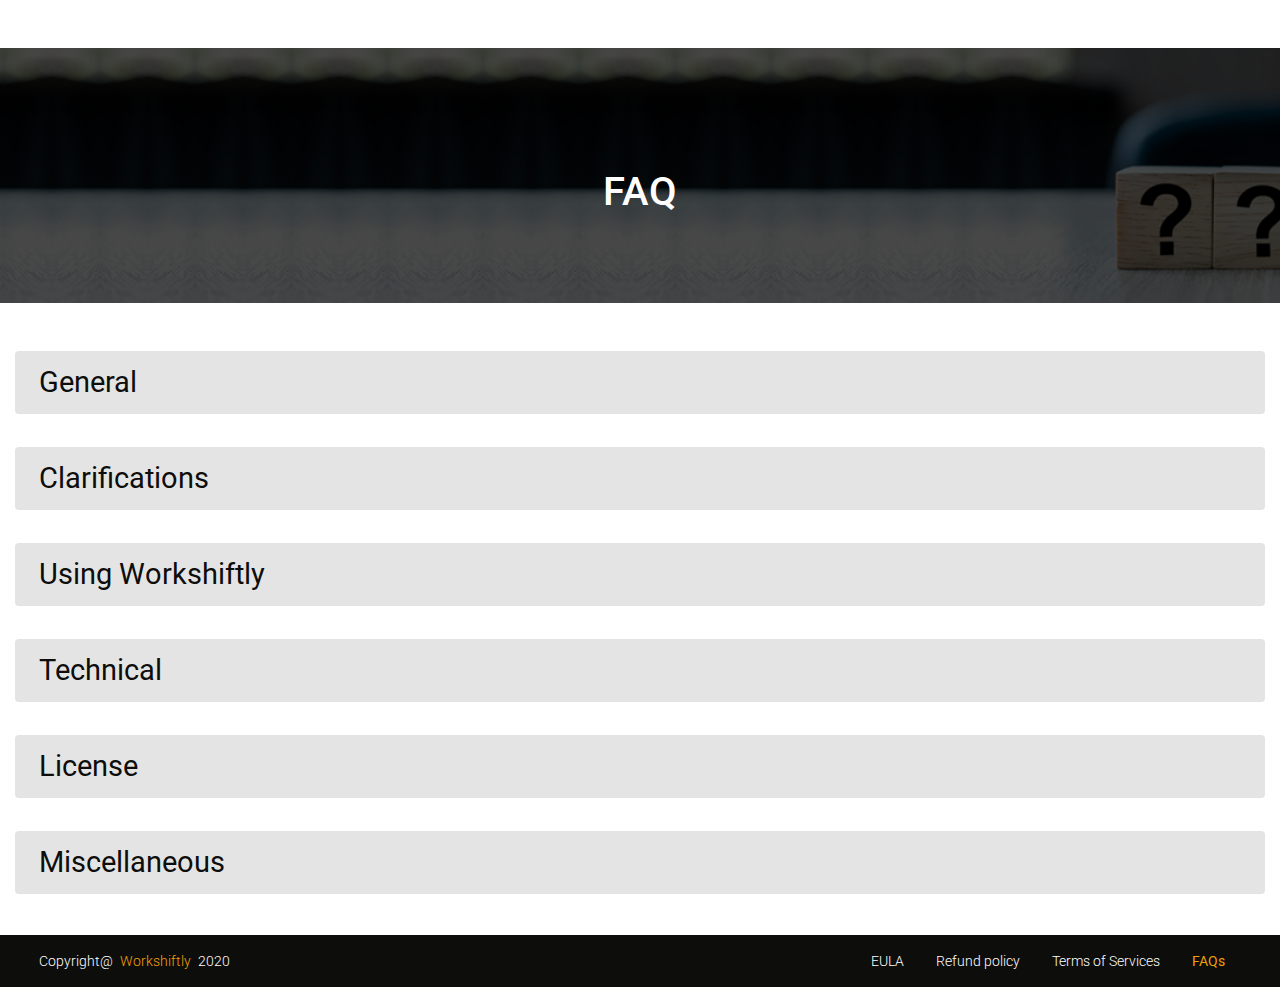
<file: faq.html>
<!DOCTYPE html>
<html lang="en">

<head>
    <meta charset="utf-8">
    <meta name="viewport" content="width=device-width, initial-scale=1">

    <link rel="shortcut icon" href="images/w-icon.ico" type="image/ico">
    <title> Workshiftly </title>

    <!-- Google Fonts-->
    <link
        href="https://fonts.googleapis.com/css2?family=Roboto:ital,wght@0,100;0,300;0,400;0,500;0,700;0,900;1,100;1,300;1,400&display=swap"
        rel="stylesheet">

    <!-- Fontawesome icons-->
    <link rel="stylesheet" href="css/font-awesome/css/font-awesome.min.css">

    <!-- Bootstrap Style sheet-->
    <link rel="stylesheet" href="https://maxcdn.bootstrapcdn.com/bootstrap/4.0.0/css/bootstrap.min.css"
        integrity="sha384-Gn5384xqQ1aoWXA+058RXPxPg6fy4IWvTNh0E263XmFcJlSAwiGgFAW/dAiS6JXm" crossorigin="anonymous">

    <!--Bootstrap js link-->
    <script src="https://code.jquery.com/jquery-3.2.1.slim.min.js"
        integrity="sha384-KJ3o2DKtIkvYIK3UENzmM7KCkRr/rE9/Qpg6aAZGJwFDMVNA/GpGFF93hXpG5KkN"
        crossorigin="anonymous"></script>
    <script src="https://cdnjs.cloudflare.com/ajax/libs/popper.js/1.12.9/umd/popper.min.js"
        integrity="sha384-ApNbgh9B+Y1QKtv3Rn7W3mgPxhU9K/ScQsAP7hUibX39j7fakFPskvXusvfa0b4Q"
        crossorigin="anonymous"></script>
    <script src="https://maxcdn.bootstrapcdn.com/bootstrap/4.0.0/js/bootstrap.min.js"
        integrity="sha384-JZR6Spejh4U02d8jOt6vLEHfe/JQGiRRSQQxSfFWpi1MquVdAyjUar5+76PVCmYl"
        crossorigin="anonymous"></script>

    <style>
        body {
            font-family: 'Roboto', sans-serif;
        }

        .header-logo {
            width: 59%;
        }

        .bg-dark-yellow {
            background-color: #F29F05;
        }

        .bg-dark-gray {
            background-color: #0D0D0C;
        }

        .font-dark-gray {
            color: #0D0D0C;
        }

        .banner-faq {
            background: url("[data-uri]") no-repeat;
            height: 255px;
            background-size: cover;
        }

        .footer-links a.active {
            color: rgb(242, 159, 5);
            font-weight: 400;
        }

        .top-nav {
            overflow: hidden;
        }

        .top-nav .icon {
            display: none;
        }

        .top-nav a {
            font-weight: 300;
            line-height: 4;
        }

        .top-nav a:hover,
        .footer-links a:hover {
            text-decoration: none;
            color: #F29F05 !important;
        }

        .navbar-nav>.active>a {
            color: #F29F05 !important;
            font-weight: 400;
            background-color: transparent;
        }

        .top-nav a {
            color: #FFFFFF !important;
        }

        .copyright-links a:hover {
            font-weight: 400;
        }

        .top-nav a:hover,
        .footer-links a:hover {
            text-decoration: none;
            color: #F29F05 !important;
        }

        .font-dark-yellow {
            color: #F29F05;
        }

        .footer {
            font-weight: 100;
        }

        .footer-links {
            font-size: 0.85rem;
            font-weight: 300;
        }

        .font-8 {
            font-size: 0.8rem;
        }

        .btn-login {
            text-decoration: none;
            color: #0D0D0C !important;
            border-radius: 0px;
            height: 5rem;
            line-height: 4;
        }

        .btn-login:hover {
            text-decoration: none;
            color: #F29F05 !important;
            border: none;
            background-color: #0D0D0C;
            border: 1px solid #F29F05;
        }

        .faq-containers:hover {
            background-color: #F29F05;
            color: #0D0D0C;
            border: none;
            width: 100%;
            font-size: 1.8rem;
            line-height: 51px;
        }

        .faq-containers {
            background-color: #E4E4E4;
            color: #0D0D0C;
            border: none;
            width: 100%;
            font-size: 1.8rem;
            line-height: 51px;
        }

        .faq-containers:active,
        .faq-containers:focus {
            box-shadow: 0 0 0 0.2rem #F29F05;
            background-color: #F29F05;
        }

        .faq-containers:hover {
            color: #0D0D0C;
            background-color: #F29F05;
            border-color: #F29F05;
        }

        .footer-links-align {
            float: right !important;
        }

        @media only screen and (max-width: 453px) {
            .footer-link-vertical-align {
                -webkit-box-orient: vertical !important;
                -webkit-box-direction: normal !important;
                flex-direction: column !important;
                text-align: center;
            }

            .banner-license h1 {
                font-size: 3rem !important;
            }
        }

        @media only screen and (max-width: 767px) {

            .copyright-align {
                text-align: center;
            }

            .footer-links-align {
                float: none !important;
                -webkit-box-pack: center !important;
                justify-content: center !important;
            }
        }
    </style>
</head>

<body>

    <!-- Banner Content Start-->
    <div class="container-fluid">
        <div class="row">
            <div class="col-md-12 col-sm-12 col-xs-12 pt-5 px-0 col-sm-12 mt-5 banner-faq">
                <h1 class="text-white text-center font-35 mt-5 pt-4 banner-topic">FAQ</h1>
            </div>
        </div>
    </div>
    <!-- Banner Content End-->

    <!-- FAQ Content Start-->
    <div class="container-fluid">
        <div class="row mt-5 mb-3">
            <div class="col-md-12 col-sm-12 col-xs-12">
                <p>
                    <a class="btn text-left pl-4 faq-containers" data-toggle="collapse" href="#collapseQuestion1"
                        role="button" aria-expanded="false" aria-controls="collapseExample">
                        General
                    </a>
                </p>
            </div>
            <div class="col-md-12 col-sm-12 col-xs-12">
                <div class="collapse" id="collapseQuestion1">
                    <div class="card">
                        <div class="card-header">
                            <h5 class="mb-0">1) In your promotional materials, I saw that this product will improve the
                                productivity of employees. </h5>
                        </div>
                        <div class="card-body pl-5">
                            <h6>Will it actually improve the productivity of the employees?</h6>
                            Yes. <p>Using Workshiftly will improve the productivity of your employees.</p>
                        </div>
                    </div>
                    <div class="card card-body pl-5 mb-3">
                        <h6>If so, how does it work?</h6>
                        When you use Workshiftly,
                        it will capture the actual working hours of the employee and the applications used by the
                        employee during the work
                        hours. As a result, employee is motivated to focused on work, therefore increased efficiency and
                        productivity.
                    </div>
                    <div class="card mb-3">
                        <div class="card-header">
                            <h5 class="mb-0">2) Can I view the employees’ attendance using Workshiftly? </h5>
                        </div>
                        <div class="card-body pl-5">
                            Yes. <p>Use Attendance report to view attendance of the employees.</p>
                        </div>
                    </div>
                </div>
            </div>
        </div>
        <div class="row mb-3">
            <div class="col-md-12 col-sm-12 col-xs-12">
                <p>
                    <a class="btn text-left pl-4 faq-containers" data-toggle="collapse" href="#collapseQuestion2"
                        role="button" aria-expanded="false" aria-controls="collapseExample">
                        Clarifications
                    </a>
                </p>
            </div>
            <div class="col-md-12 col-sm-12 col-xs-12 col-12 ">
                <div class="collapse" id="collapseQuestion2">
                    <div class="card mb-3">
                        <div class="card-header">
                            <h5 class="mb-0">1) Our company staff is not technically advanced. Can we download the
                                Workshiftly software without any hassle?</h5>
                        </div>
                        <div class="card-body pl-5">
                            Yes.
                            <p>
                                You can download Workshiftly by clicking on the “Download” button (<a
                                    href="https://workshiftly.com/#/downloads">https://workshiftly.com/#/downloads</a> )
                                and following simple steps we have created to guide you.
                                The monitoring access available to Manager and Administrator is user-friendly and easily
                                accessible.
                            </p>
                        </div>
                    </div>
                    <div class="card mb-3">
                        <div class="card-header">
                            <h5 class="mb-0">
                                2) Is there an option on Workshifly that allows us to track employee work progress
                                against varying shifts and take reports? </h5>
                        </div>
                        <div class="card-body pl-5">
                            <h6>
                                We are a large-scale consumer goods production company with varying shifts.
                                Is there an option on Workshifly that allows us to track employee work progress against
                                varying shifts and take reports?
                            </h6>
                            Yes.
                            <p>
                                Workshiftly supports defining different types of shifts and report generating.
                            </p>
                        </div>
                    </div>
                    <div class="card mb-3">
                        <div class="card-header">
                            <h5 class="mb-0">
                                3) I am a Manger of my company. Can I track my work hours using Workshiftly? </h5>
                        </div>
                        <div class="card-body pl-5">
                            Yes.
                            <p>
                                Create a User Account for yourself to track your work hours.
                            </p>
                        </div>
                    </div>
                    <div class="card mb-3">
                        <div class="card-header">
                            <h5 class="mb-0">
                                4) How many Users can an organization create under subscription? </h5>
                        </div>
                        <div class="card-body pl-5">
                            There is no limitation on the number of Users you can create under subscription. However
                            minimum would be 3.
                        </div>
                    </div>
                    <div class="card mb-3">
                        <div class="card-header">
                            <h5 class="mb-0">
                                5) What is unique about Wokshiftly by comparison to other similar time tracking software
                                applications? </h5>
                        </div>
                        <div class="card-body pl-5">
                            Estimation can be added relevant to a task. Define automatic breaks for company users.
                        </div>
                    </div>
                    <div class="card mb-3">
                        <div class="card-header">
                            <h5 class="mb-0">
                                6) How can we determine if Workshiftly is the right application for our organization?
                            </h5>
                        </div>
                        <div class="card-body pl-5">
                            We offer a free trial for 14 days which includes 1 Admin access and 3 User access.
                            You can trial the product and determine its compatibility with your organizational
                            requirements.
                        </div>
                    </div>
                    <div class="card mb-3">
                        <div class="card-header">
                            <h5 class="mb-0">
                                7) Our organization don't encourage the use of Social Media and YouTube. Can we use
                                Workshiftly to address these concerns? </h5>
                        </div>
                        <div class="card-body pl-5">
                            <h6>
                                In our organization we don't encourage the use of Social Media and YouTube for our
                                employees. However, the marketing team is heavily reliant on these sites.
                                Can we use Workshiftly to address both these concerns?
                            </h6>
                            Yes.
                            <p class="mt-2">
                                You can define any Social Media and YouTube applications as unproductive applications
                                for the company, which will be applicable for all your employees.
                                In order to define certain applications as productive for a particular team such as your
                                marketing team, you can create a group for the marketing team
                                and define these applications as productive.
                            </p>
                        </div>
                    </div>
                    <div class="card mb-3">
                        <div class="card-header">
                            <h5 class="mb-0">
                                8) Our company has number of branches in different time zones. Is it possible to monitor
                                all these employee attendances?
                            </h5>
                        </div>
                        <div class="card-body pl-5">
                            Yes.
                            <p class="mt-2">
                                Workshiftly can be used by organizations to work in multiple time zones.
                            </p>
                        </div>
                    </div>
                </div>
            </div>
        </div>
        <div class="row mb-3">
            <div class="col-md-12 col-sm-12 col-xs-12">
                <p>
                    <a class="btn text-left pl-4 faq-containers" data-toggle="collapse" href="#collapseQuestion3"
                        role="button" aria-expanded="false" aria-controls="collapseExample">
                        Using Workshiftly
                    </a>
                </p>
            </div>
            <div class="col-md-12 col-sm-12 col-xs-12 col-12 ">
                <div class="collapse" id="collapseQuestion3">
                    <div class="card mb-3">
                        <div class="card-header">
                            <h5 class="mb-0">1) I forgot my password, what should I do?</h5>
                        </div>
                        <div class="card-body pl-5">
                            Click on the “forget password” button on the signing page and you will receive a link on
                            your registered email with clear guidance to reset your password.
                        </div>
                    </div>
                    <div class="card mb-3">
                        <div class="card-header">
                            <h5 class="mb-0">
                                2) I want to change my password.</h5>
                        </div>
                        <div class="card-body pl-5">
                            Click on the “change my password” button on the signing page and
                            you will receive a link on your registered email with clear guidance to reset your password.
                        </div>
                    </div>
                    <div class="card mb-3">
                        <div class="card-header">
                            <h5 class="mb-0">
                                3) I want to track employees’ time utilization for a project. Can I do that with
                                Workshiftly? </h5>
                        </div>
                        <div class="card-body pl-5">
                            Yes.
                            <p>
                                Yes. You can define projects and assign employees to tasks and generate report for the
                                selected project to track time utilization.
                            </p>
                        </div>
                    </div>
                    <div class="card mb-3">
                        <div class="card-header">
                            <h5 class="mb-0">
                                4) We have several cross functional teams working in our organization. </h5>
                        </div>
                        <div class="card-body pl-5">
                            <h6>Does Workshiftly support monitoring a single employee by several managers in the
                                organization?</h6>
                            Yes.
                        </div>
                    </div>
                    <div class="card mb-3">
                        <div class="card-header">
                            <h5 class="mb-0">
                                5) Can I generate reports only to selected set of employees?
                            </h5>
                        </div>
                        <div class="card-body pl-5">
                            Yes.
                            <p>
                                You can generate reports for all employees in your organization, group of employees or
                                individual employees.
                            </p>
                        </div>
                    </div>
                    <div class="card mb-3">
                        <div class="card-header">
                            <h5 class="mb-0">
                                6) Can I view time previous time tracking information of the company employees? </h5>
                        </div>
                        <div class="card-body pl-5">
                            Yes.
                        </div>
                    </div>
                    <div class="card mb-3">
                        <div class="card-header">
                            <h5 class="mb-0">
                                7) How can I add Users? </h5>
                        </div>
                        <div class="card-body pl-5">
                            Visit Workshiftly and create an account (<a
                                href="https://workshiftly.com/#/login">https://workshiftly.com/#/login</a>)
                            Create a company profile in Workshiftly and create Users of the company.
                            Workshiftly will send email notification invitations to newly created Users to join
                            Workshiftly.
                        </div>
                    </div>
                </div>
            </div>
        </div>
        <div class="row mb-3">
            <div class="col-md-12 col-sm-12 col-xs-12">
                <p>
                    <a class="btn text-left pl-4 faq-containers" data-toggle="collapse" href="#collapseQuestion4"
                        role="button" aria-expanded="false" aria-controls="collapseExample">
                        Technical
                    </a>
                </p>
            </div>
            <div class="col-md-12 col-sm-12 col-xs-12 col-12 ">
                <div class="collapse" id="collapseQuestion4">
                    <div class="card mb-3">
                        <div class="card-header">
                            <h5 class="mb-0">
                                1) If Workshiftly is installed in an outdated computer, does it affect the
                                performance/speed of the software?
                            </h5>
                        </div>
                        <div class="card-body pl-5">
                            <p>Our application is optimized, and therefore it will use minimum system resources. Because
                                of this,
                                you won’t notice slowing down application.</p>
                            <p>
                                You are advice to read our “Got a Problem in Installing? Section in” <a
                                    href="https://workshiftly.com/#/downloads">https://workshiftly.com/#/downloads</a>
                                page prior to installing Workshiftly.
                            </p>
                        </div>
                    </div>
                    <div class="card mb-3">
                        <div class="card-header">
                            <h5 class="mb-0">
                                2) Can we use Workshiftly concurrently with another similar software?
                            </h5>
                        </div>
                        <div class="card-body pl-5">
                            <h6>
                                We are currently evaluating multiple time tracking software before buying. Can we use
                                Workshiftly concurrently with another similar software?
                            </h6>
                            Yes.
                            <p>
                                However, concurrently using two applications utilize extra system resources and
                                therefore this could have some slowing down issues if you use an old computer.
                            </p>
                        </div>
                    </div>
                    <div class="card mb-3">
                        <div class="card-header">
                            <h5 class="mb-0">
                                3) Does Workshiftly work offline? </h5>
                        </div>
                        <div class="card-body pl-5">
                            You will require internet to sign into the application. Following the singing in, you can
                            use the software offline.
                        </div>
                    </div>
                    <div class="card mb-3">
                        <div class="card-header">
                            <h5 class="mb-0">
                                4) I am unable to log in to Worshiftly. Why? </h5>
                        </div>
                        <div class="card-body pl-5">
                            There may be several reasons for this issue. Please refer to the error message displayed on
                            your screen.
                        </div>
                    </div>
                    <div class="card mb-3">
                        <div class="card-header">
                            <h5 class="mb-0">
                                5) On what intervals are screenshots taken in Workshiftly?
                            </h5>
                        </div>
                        <div class="card-body pl-5">
                            Screenshots are taken on irregular time intervals.
                        </div>
                    </div>
                    <div class="card mb-3">
                        <div class="card-header">
                            <h5 class="mb-0">
                                6) There is confidential information stored in my computer. Is there any risk of loosing
                                the
                                confidential information by using your application?
                            </h5>
                        </div>
                        <div class="card-body pl-5">
                            Workshiftly won’t expose any confidential information to third party. Refer privacy policy
                            for more information.
                        </div>
                    </div>
                    <div class="card mb-3">
                        <div class="card-header">
                            <h5 class="mb-0">
                                7) My computer restarted suddenly as a result of interruptions to power. </h5>
                        </div>
                        <div class="card-body pl-5">
                            <h6>Upon regaining supply of power, can I start tracking time for remainder of the time from
                                the time of interruption?</h6>
                            Yes, even the computer restarts suddenly, still, you will be able to track time from the
                            last recorded time
                            (However, there could be a very little loss of data)
                        </div>
                    </div>
                    <div class="card mb-3">
                        <div class="card-header">
                            <h5 class="mb-0">
                                8) What browsers are supported by Workshiftly Web Application? </h5>
                        </div>
                        <div class="card-body pl-5">
                            We have tested this for Chrome and Firefox.
                        </div>
                    </div>
                </div>
            </div>
        </div>
        <div class="row mb-3">
            <div class="col-md-12 col-sm-12 col-xs-12">
                <p>
                    <a class="btn text-left pl-4 faq-containers" data-toggle="collapse" href="#collapseQuestion5"
                        role="button" aria-expanded="false" aria-controls="collapseExample">
                        License
                    </a>
                </p>
            </div>
            <div class="col-md-12 col-sm-12 col-xs-12 col-12 ">
                <div class="collapse" id="collapseQuestion5">
                    <div class="card mb-3">
                        <div class="card-header">
                            <h5 class="mb-0">
                                1) I am a satisfied Workshiftly trial user. I need to buy Workshiftly for our team. Is
                                there any minimum or maximum license count that I can buy?
                            </h5>
                        </div>
                        <div class="card-body pl-5">
                            You have to buy minimum 0f 3 licenses, but there is no maximum license count.
                        </div>
                    </div>
                    <div class="card mb-3">
                        <div class="card-header">
                            <h5 class="mb-0">
                                2) Can we reassign licenses to new employees?
                            </h5>
                        </div>
                        <div class="card-body pl-5">
                            Yes.
                            <p>
                                You can inactive one employee and reassign the licenses to another employee.
                            </p>
                        </div>
                    </div>
                    <div class="card mb-3">
                        <div class="card-header">
                            <h5 class="mb-0">
                                3) Can I transfer one organization account to another? </h5>
                        </div>
                        <div class="card-body pl-5">
                            No.
                        </div>
                    </div>
                    <div class="card mb-3">
                        <div class="card-header">
                            <h5 class="mb-0">
                                4) Should I purchase two licenses for the employees working for multiple companies?
                            </h5>
                        </div>
                        <div class="card-body pl-5">
                            Yes
                        </div>
                    </div>
                    <div class="card mb-3">
                        <div class="card-header">
                            <h5 class="mb-0">
                                5) If I purchase your product and want to cancel in the middle of the month, will it be
                                possible to get a refund?
                            </h5>
                        </div>
                        <div class="card-body pl-5">
                            <p>
                                Workshiftly supports monthly subscription. If you have decided not to use our product
                                after paying your
                                monthly subscription, you can unsubscribe.
                            </p>
                            <p>
                                But your cancellation takes effect from your next billing cycle. Therefore, you won’t
                                able to claim any refund but
                                you will be able to use the product until the next billing cycle.
                            </p>
                        </div>
                    </div>
                    <div class="card mb-3">
                        <div class="card-header">
                            <h5 class="mb-0">
                                6) How can I cancel Workshiftly license(s) of the company?
                            </h5>
                        </div>
                        <div class="card-body pl-5">
                            <p>
                                Select the company you are planning to change the license(s).
                                Then select the Change Plan and reduce the license count (This will be effective from
                                the next payment cycle on wards)
                            </p>
                        </div>
                    </div>
                </div>
            </div>
        </div>
        <div class="row mb-4">
            <div class="col-md-12 col-sm-12 col-xs-12">
                <p>
                    <a class="btn text-left pl-4 faq-containers" data-toggle="collapse" href="#collapseQuestion6"
                        role="button" aria-expanded="false" aria-controls="collapseExample">
                        Miscellaneous
                    </a>
                </p>
            </div>
            <div class="col-md-12 col-sm-12 col-xs-12 col-12 ">
                <div class="collapse" id="collapseQuestion6">
                    <div class="card mb-3">
                        <div class="card-header">
                            <h5 class="mb-0">
                                1) Some of our employees work for multiple companies.
                            </h5>
                        </div>
                        <div class="card-body pl-5">
                            <h6>Can each employee that works for multiple companies, access Workshiftly under one User
                                login?</h6>
                            <p>
                                No. This version doesn’t support this functionality. But, in the future release you will
                                have access to this feature.
                            </p>
                        </div>
                    </div>
                    <div class="card mb-3">
                        <div class="card-header">
                            <h5 class="mb-0">
                                2) We have several retail companies. We need a time tracking software that can be
                                administered by a single administrator. Is that possible?
                            </h5>
                        </div>
                        <div class="card-body pl-5">
                            Yes.
                            <p>
                                You can have a single Workshiftly administrator who can manage multiple companies.
                            </p>
                        </div>
                    </div>
                    <div class="card mb-3">
                        <div class="card-header">
                            <h5 class="mb-0">
                                3) I have been transferred to another location (time zone) of the company. Can I use the
                                same account to track my time?
                            </h5>
                        </div>
                        <div class="card-body pl-5">
                            Yes.
                            <p>
                                You can use the same User account despite your in new time zone.
                            </p>
                        </div>
                    </div>
                </div>
            </div>
        </div>
    </div>
    <!-- FAQ Content End-->

    <!-- Footer Start-->
    <div class="container-fluid bg-dark-gray">
        <div class="row px-4">
            <div
                class="col-xl-3 col-lg-3 col-md-4 col-sm-12 col-xs-12 col-12 py-3 text-white footer-links footer copyright-links copyright copyright-align">
                Copyright@ <span><a class="px-1 font-dark-yellow" href="https://workshiftly.com"
                        target="_top">Workshiftly</a> 2020</span>
            </div>
            <div class="col-xl-9 col-lg-9 col-md-8 col-sm-12 col-xs-12 col-12 py-2">
                <nav
                    class="nav text-white footer footer-links footer-right-links footer-links-align footer-link-vertical-align">
                    <a href="https://workshiftly.com/#/eula" target="_top" class="nav-item nav-link text-white">EULA</a>
                    <a href="https://workshiftly.com/#/refund" class="nav-item nav-link text-white">Refund
                        policy</a>
                    <a href="https://workshiftly.com" target="_top" class="nav-item nav-link text-white">Terms of
                        Services</a>
                    <a href="https://workshiftly.com/#/faq" target="_top" class="active nav-item nav-link ">FAQs</a>
                </nav>
            </div>
        </div>
    </div>
    <!-- Footer End-->
    <!--Script for hamburger icon when resize -->
    <script>
        function myFunction() {
            var x = document.getElementById("top-nav");
            if (x.className === "top-nav") {
                x.className += " responsive";
            } else {
                x.className = "top-nav";
            }
        }
    </script>
</body>

</html>
</file>
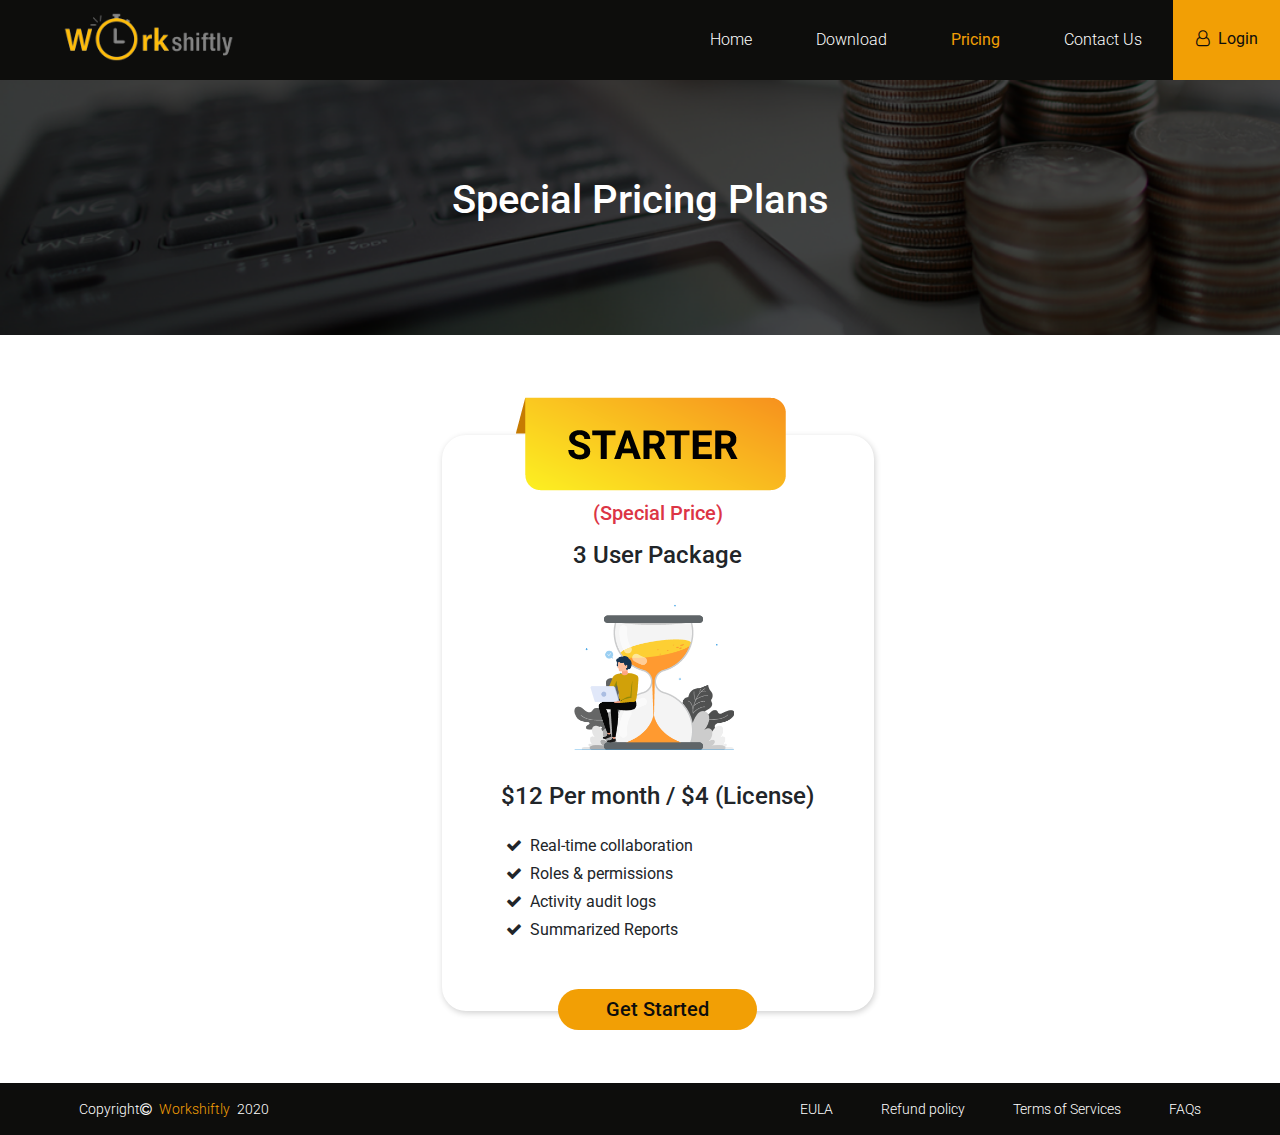
<file: pricing-old.html>
<!DOCTYPE html>
<html lang="en">
    <head>
        <meta charset="utf-8">
        <meta name="viewport" content="width=device-width, initial-scale=1">

        <link rel="shortcut icon" href="images/w-icon.ico" type="image/ico">
        <title> Workshiftly </title>

        <!-- Google Fonts-->
        <link href="https://fonts.googleapis.com/css2?family=Roboto:ital,wght@0,100;0,300;0,400;0,500;0,700;0,900;1,100;1,300;1,400&display=swap" rel="stylesheet">

        <!-- Fontawesome icons-->
        <link rel="stylesheet" href="css/font-awesome/css/font-awesome.min.css">

        <!-- Bootstrap Style sheet-->
        <link rel="stylesheet" href="https://maxcdn.bootstrapcdn.com/bootstrap/4.0.0/css/bootstrap.min.css" integrity="sha384-Gn5384xqQ1aoWXA+058RXPxPg6fy4IWvTNh0E263XmFcJlSAwiGgFAW/dAiS6JXm" crossorigin="anonymous">

        <!--Bootstrap js link-->
        <script src="https://code.jquery.com/jquery-3.2.1.slim.min.js" integrity="sha384-KJ3o2DKtIkvYIK3UENzmM7KCkRr/rE9/Qpg6aAZGJwFDMVNA/GpGFF93hXpG5KkN" crossorigin="anonymous"></script>
        <script src="https://cdnjs.cloudflare.com/ajax/libs/popper.js/1.12.9/umd/popper.min.js" integrity="sha384-ApNbgh9B+Y1QKtv3Rn7W3mgPxhU9K/ScQsAP7hUibX39j7fakFPskvXusvfa0b4Q" crossorigin="anonymous"></script>
        <script src="https://maxcdn.bootstrapcdn.com/bootstrap/4.0.0/js/bootstrap.min.js" integrity="sha384-JZR6Spejh4U02d8jOt6vLEHfe/JQGiRRSQQxSfFWpi1MquVdAyjUar5+76PVCmYl" crossorigin="anonymous"></script>

        <style>
            body {
                font-family: 'Roboto', sans-serif;
            }

            .font-8{
                font-size: 0.8rem;
            }

            .header-logo{
                width: 59%;
            }

            .bg-dark-yellow{
                background-color: #F29F05;
            }

            .bg-dark-gray{
                background-color: #0D0D0C;
            }

            .font-dark-gray{
                color: #0D0D0C;
            }

            .banner-pricing{
                background: url("[data-uri]") no-repeat;
                height: 255px;
                background-size: cover;
            }

            .top-navigation a.active{
                color: rgb(242, 159, 5);
                font-weight: 400;
            }

            .top-nav{
                overflow: hidden;
            }

            .top-nav .icon {
                display: none;
            }

            .top-nav a{
                font-weight: 300;
                line-height: 4;
            }

            .top-nav a:hover, .footer-links a:hover{
                text-decoration: none;
                color: #F29F05 !important;
            }

            .navbar-nav > .active > a {
                color: #F29F05 !important;
                font-weight: 400;
                background-color: transparent;
            }

            .top-nav a{
                color: #FFFFFF !important;
            }

            .copyright-links a:hover{
                font-weight: 400;
            }

            .top-nav a:hover, .footer-links a:hover{
                text-decoration: none;
                color: #F29F05 !important;
            }

            .font-dark-yellow{
                color: #F29F05;
            }

            .footer{
                font-weight: 100;
            }

            .footer-links{
                font-size: 0.85rem;
                font-weight: 300;
            }

            .btn-login{
                text-decoration: none;
                color: #0D0D0C !important;
                border-radius: 0px;
                height: 5rem;
                line-height: 4;
            }

            .btn-login:hover{
                text-decoration: none;
                color:#F29F05 !important;
                border:none;
                background-color: #0D0D0C;
                border: 1px solid #F29F05;
            }

            .price-package-cards{
                width:27rem;
                height:36rem;
                border-radius: 1.5rem;
                box-shadow: 1px 2px 6px 0 rgba(0,0,0,0.19) !important;
            }

            .package-label{
                margin-top: -2.5rem;
                margin-left: 4.5rem;
            }

            .package-images{
                width:38%;
                margin-left: 8rem;
            }

            .requirement-topic{
                list-style: none;
            }

            .package-button{
                border-radius: 2rem;
                border: none;
            }

            .package-button:hover{
                background-color: #0D0D0C;
                color: #FFFFFF;
                border-radius: 2rem;
            }
            /* Small devices (portrait tablets and large phones, 600px and up) */
            @media only screen and (min-width: 600px) {
                .top-nav a:not(:first-child) {display: none;}
                .top-nav a.icon {
                    float: right;
                    display: block;
                }

                .top-nav.responsive {position: relative;}
                .top-nav.responsive .icon {
                    position: absolute;
                    right: 0;
                    top: 0;
                }
                .top-nav.responsive a {
                    float: none;
                    display: block;
                    text-align: left;
                }

                .copyright-links{
                    margin-left: 7rem; !important;
                }

            }
        </style>
    </head>
    <body>
<!-- Header Start-->
<div class="container-fluid bg-dark-gray">
    <div class="row">
        <div class="col-md-3 pt-2">
            <!--                <img class="header-logo ml-5 mt-1" src="images/img-logo.png"/>-->
            <img class="header-logo ml-5 mt-1" src="[data-uri]" alt="" />
        </div>
        <div class="col-md-8 col-sm-12 top-navigation">
            <nav class="navbar navbar-expand-lg navbar-light float-right py-0 top-nav" id="top-nav">
                <button class="navbar-toggler" type="button" data-toggle="collapse" data-target="#navbarNav" aria-controls="navbarNav" aria-expanded="false" aria-label="Toggle navigation">
                    <span class="navbar-toggler-icon"></span>
                </button>
                <div class="collapse navbar-collapse" id="navbarNav">
                    <ul class="navbar-nav nav">
                        <li class="nav-item">
                            <a class="nav-link text-white mr-5" href="index.html">Home <span class="sr-only">(current)</span></a>
                        </li>
                        <li class="nav-item">
                            <a class="nav-link text-white mr-5" href="download.html">Download</a>
                        </li>
                        <li class="nav-item active">
                            <a class="nav-link mr-5" href="pricing.html">Pricing</a>
                        </li>
                        <li class="nav-item">
                            <a class="nav-link pr-0" href="contactUs.html">Contact Us</a>
                        </li>
                    </ul>
                </div>
            </nav>
        </div>
        <div class="btn text-center btn-login bg-dark-yellow col-md-1 col-sm-2 col-2 justify-content-end px-0">
            <i class="fa fa-user-o pr-1" aria-hidden="true"></i>
            Login
        </div>
    </div>
</div>
<!-- Header End-->

<!-- Banner Content End-->
<div class="container-fluid">
    <div class="row">
        <div class="col-md-12 col-sm-12 pt-5 px-0 col-sm-12 banner-pricing">
            <h1 class="text-white text-center font-35 mt-5 banner-topic">Special Pricing Plans</h1>
        </div>
    </div>
</div>
<!-- Banner Content End-->

<!-- Package Content Start-->
<div class="container-fluid pb-4">
    <div class="row pt-5">
        <div class="col-md-4"></div>
        <div class="col-md-4 col-sm-12 pt-5">
            <div class="bg-white mb-5 mt-1 price-package-cards">
<!--                <img src="images/img-starter.png" class="package-label pb-2" alt="starter label"/>-->
                <img class="package-label pb-2" src="[data-uri]" alt="" />
                <h5 class="text-center text-danger pt-0 pb-2">(Special Price)</h5>
                <h4 class="text-center">3 User Package</h4>
<!--                <img src="images/img-hourglass.png" class="package-images mt-4 pl-1 mb-3" alt="starter package"/>-->
                <img class="package-images mt-4 pl-1 mb-3" src="[data-uri]" alt="" />
                <h4 class="text-center mt-3 mb-4">$12 Per month / $4 (License)</h4>
                <ul class="requirement-topic mt-2 ml-4">
                    <li class="mb-1"><i class="fa fa-check mr-2" aria-hidden="true"></i>Real-time collaboration</li>
                    <li class="mb-1"><i class="fa fa-check mr-2" aria-hidden="true"></i>Roles & permissions</li>
                    <li class="mb-1"><i class="fa fa-check mr-2" aria-hidden="true"></i>Activity audit logs</li>
                    <li class="mb-1"><i class="fa fa-check mr-2 mb-4" aria-hidden="true"></i>Summarized Reports</li>
                </ul>
                <div class="mt-4 text-center"><button type="button" class="bg-dark-yellow font-dark-gray font-weight-bold px-5 pt-2 mt-1 package-button"><h5>Get Started</h5></button></div>
            </div>
        </div>
        <div class="col-md-4"></div>
    </div>
</div>
<!-- Package Content End-->

<!-- Footer Start-->
<div class="container-fluid bg-dark-gray">
    <div class="row">
        <div class="col-md-4 col-sm-12">
            <p class="text-white font-8 ml-5 pl-3 mr-1 my-3 footer footer-links copyright-links copyright">
                Copyright<i class=" fa fa-copyright"></i> <span><a class="px-1 font-dark-yellow" href="#">Workshiftly</a> 2020</span>
            </p>
        </div>
        <div class="col-md-8 col-sm-12">
            <nav class="nav justify-content-end text-white my-2 footer footer-links">
                <a href="eula.html" class="nav-item nav-link text-white mr-3">EULA</a>
                <a href="refund.html" class="nav-item nav-link text-white mr-3">Refund policy</a>
                <a href="#" class="nav-item nav-link text-white mr-3">Terms of Services</a>
                <a href="faq.html" class="nav-item nav-link text-white mr-5">FAQs</a>
            </nav>
        </div>
    </div>
</div>
<!-- Footer End-->
<!--Script for hamburger icon when resize -->
<script>
    function myFunction() {
        var x = document.getElementById("top-nav");
        if (x.className === "top-nav") {
            x.className += " responsive";
        } else {
            x.className = "top-nav";
        }
    }
</script>
</body>
</html>
</file>
